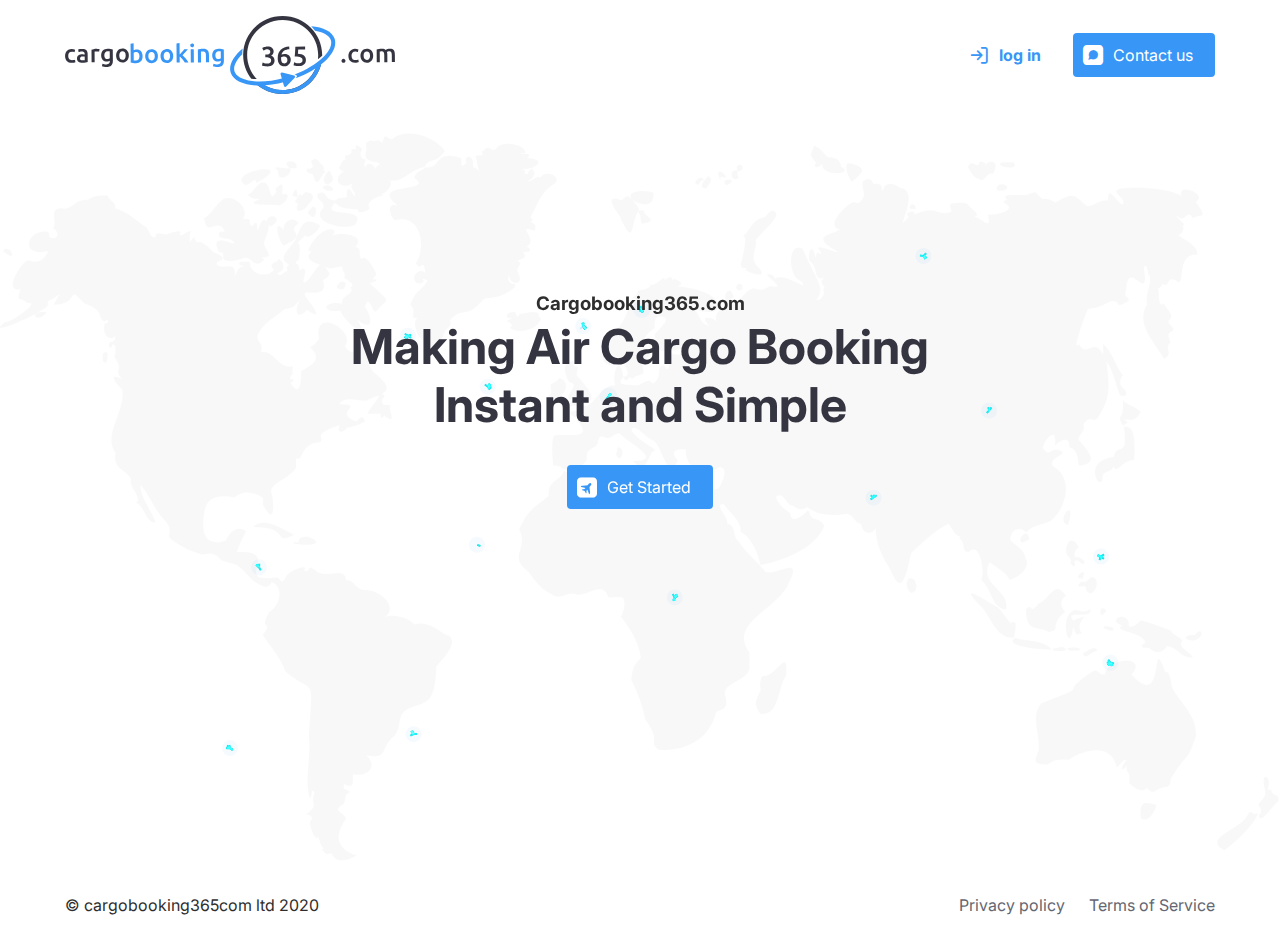
<file: index.html>
<!DOCTYPE html>
<html lang="en">

<head>
	<meta charset="UTF-8">
	<meta name="viewport" content="width=device-width, initial-scale=1.0">
	<meta http-equiv="cache-control" content="no-cache">
<meta http-equiv="expires" content="0">
	<link href="https://fonts.googleapis.com/css2?family=Inter:wght@400;600;700&display=swap" rel="stylesheet">
	<link rel="stylesheet" href="./css/nulled.css">
	<link rel="stylesheet" href="./css/style.css?v=1.01">
	<link rel="stylesheet" href="./fonts/font.css?v=1.01">
	<link rel="stylesheet" href="./css/style-all.css?v=1.01" media="print" async onload="this.media='all'">
	<title>Cargobooking365.com</title>
</head>

<body class="loading">
	<header class="header">
		<div class="container">
			<div class="content">
				<div class="header-inner">
					<a href="#" class="site-logo">
						<img src="./img/logo.svg" alt="">
					</a>
					<div class="header-cta">
						<a href="#" class="login-link c-s solid-hidden">
							<div class="icon c-c"><span class="icon-log-in"></span></div>log in
						</a>
						<button class="solid-icon contuct-us c-s">
							<div class="icon c-c"><span class="icon-message"></span></div>Contact us
						</button>
					</div>
				</div>
			</div>
		</div>
	</header>
	<section class="welcom">
		<div class="container">
			<div class="content welcom-content c-c">
				<h3 class="sub-title">Cargobooking365.com</h3>
				<h1 class="welcom-title title-color">Making Air Cargo Booking Instant and Simple</h1>
				<a href="#" class="get-started c-s solid-icon animated-icon">
					<div class="icon c-c"><span class="icon-get-started"></span></div>Get Started
				</a>

			</div>
			<div id="welcom-animation" class="welcom-animation">
			</div>
		</div>

	</section>
<footer class="footer">
	<div class="container">
		<div class="content">
			<div class="footer-links">
				<p>© cargobooking365com ltd 2020</p>
				<ul class="c-s">
					
					<li><a href="./pp.html">Privacy рolicy</a></li>
					<li><a href="./terms-of-use.html">Terms of Service</a></li>
				</ul>
			</div>
		</div>
	</div>
</footer>

	<div class="form-modal">
		<div class="modal-dialog">
			<div class="modal-content">
			<div class="container">
				<div class="content">
					<div class="form-inner">
						<div class="form-header c-e">
							<button class="close-form-button icon c-c">
								<span class="icon-close"></span>
							</button>
						</div>
						<div class="form-body">
							<h3 class="sub-title">Cargobooking365.com</h3>
							<h2 class="like-h1 title-color modal-title">We make your air cargo transport simple</h2>
							<div class="form-body-inner">
							<div class="form-content">
							<form id="form" action="submit" method="get">
								<fieldset>
									<legend class="title-color">Select one</legend> 

									<div class="fieldset-inner">
									<div class="form-radio">
										<input id="Airline" type="radio" name="answer" value="Airline" required>
										<label for="Airline">
											<div class="icon c-c"><span class="icon-airline"></span></div>
											Airline</label>
									</div>

									<div class="form-radio">
										<input id="GSSA" type="radio" name="answer" value="GSSA">
									
										<label for="GSSA">
											<div class="icon c-c"><span class="icon-globe"></span></div>
											GSSA</label>
									</div>


									<div class="form-radio">
										<input id="Freight" type="radio" name="answer" value="Freight 
										forwarder">
										<label for="Freight">
											<div class="icon c-c"><span class="icon-package"></span></div>
											Freight forwarder</label>
									</div>
		

								<div class="form-radio">
								<input id="Airport" type="radio" name="answer" value="Airport">
								<label for="Airport">
									<div class="icon c-c"><span class="icon-airport"></span></div>
									Airport</label>
							</div>

							<div class="form-radio">
								<input id="Press" type="radio" name="answer" value="Press">
								<label for="Press">
									<div class="icon c-c"><span class="icon-camera"></span></div>
									Press</label>
							</div>

						</div>
						</fieldset>

						<div class="form-input">
						<label for="name" class="inp">
							<input type="text" id="name" placeholder=" " required value="" >
							<span class="label">Full name</span>
							
						</label>
					</div>

					<div class="form-input">
						<label for="email" class="inp">
							<input type="email" id="email" placeholder=" " required value="">
							<span class="label">Business email</span>
							
						</label>
					</div>

					<div class="form-input">
						<label for="phone" class="inp">
							<input type="phone" id="phone" placeholder=" " required value="">
							<span class="label">Business phone</span>
							
						</label>
					</div>

					<div class="form-input">
						<label for="Company" class="inp">
							<input type="text" id="Company" autocomplete="false" placeholder=" " required value="">
							<span class="label">Company</span>
							
						</label>
					</div>
					<div class="form-textarea">
						<label for="message" class="inp">
							<textarea id="message" placeholder=" " name="message" rows="3" class="input-textarea" value=""></textarea>
							<span class="label">Your Message</span>
						</label>
				
				</div>
				<span class="submit-text">By submitting this form, you agree <a href="./pp.html" class="inline-link">Privacy рolicy</a></span>

				
				<button type="submit" form="form" value="Submit" class="solid-icon c-s">
					<div class="icon c-c"><span class="icon-message"></span></div>Contact us
				</button>

							</form>
						</div>


					</div>
						</div>
					</div>
				</div>
			</div>
		</div>
		</div>
	</div>


<div class="cookies-outer"></div>
	<script src="./js/canvas.js"></script>
	<script async src="./js/script.js"></script>
	<script async src="./js/cookies.js"></script>
</body>

</html>
</file>
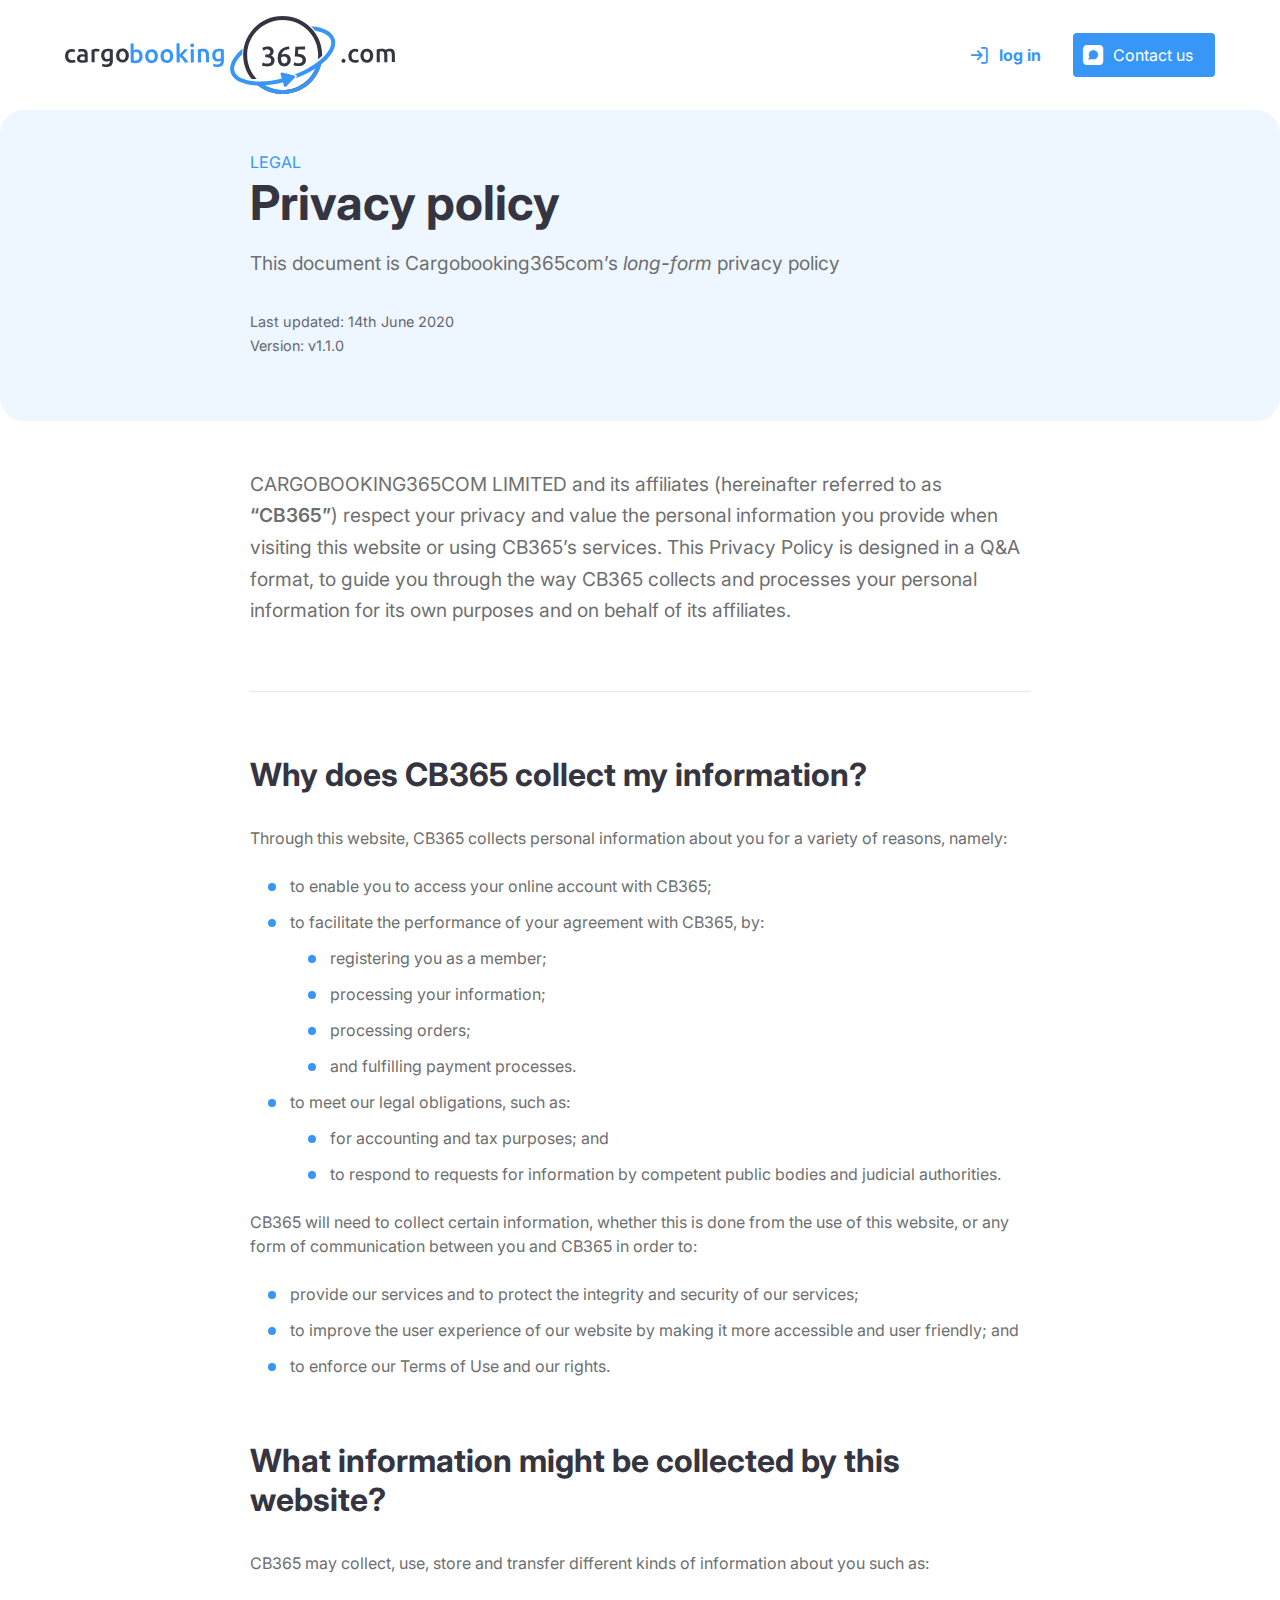
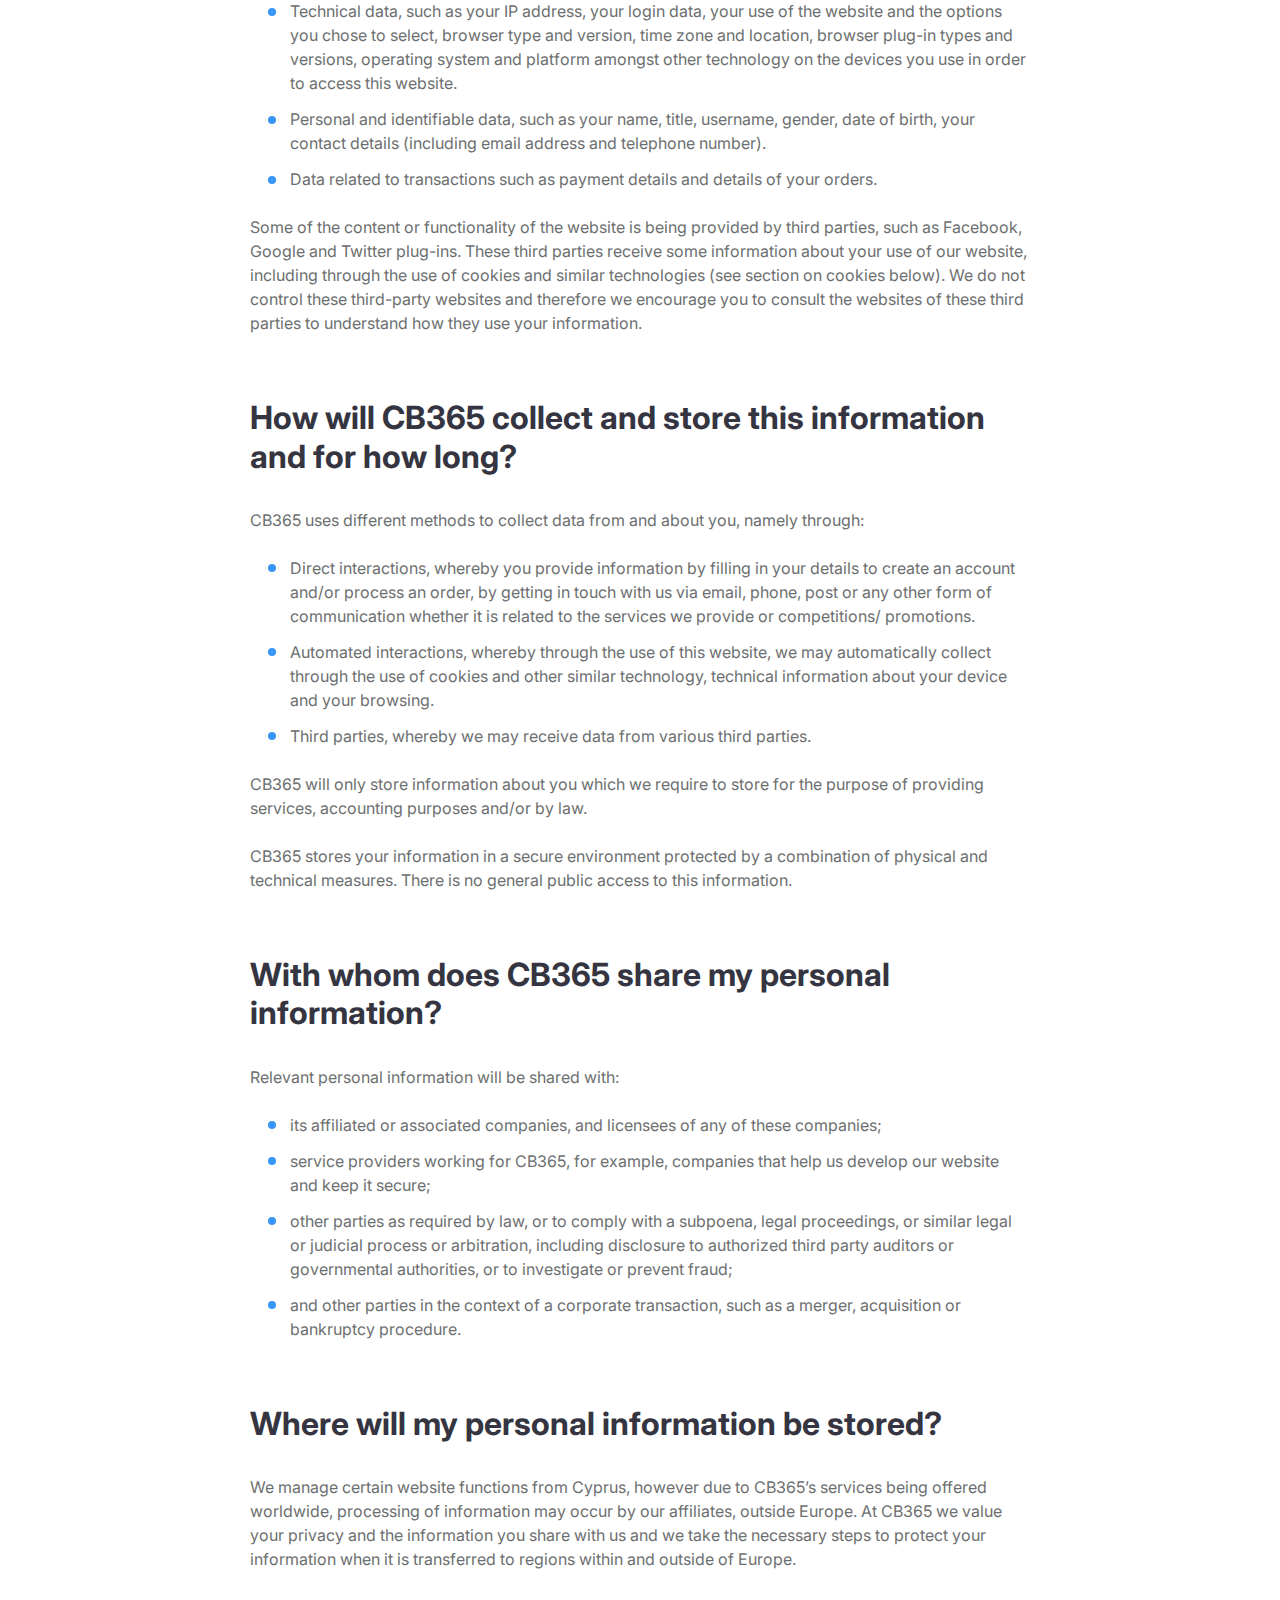
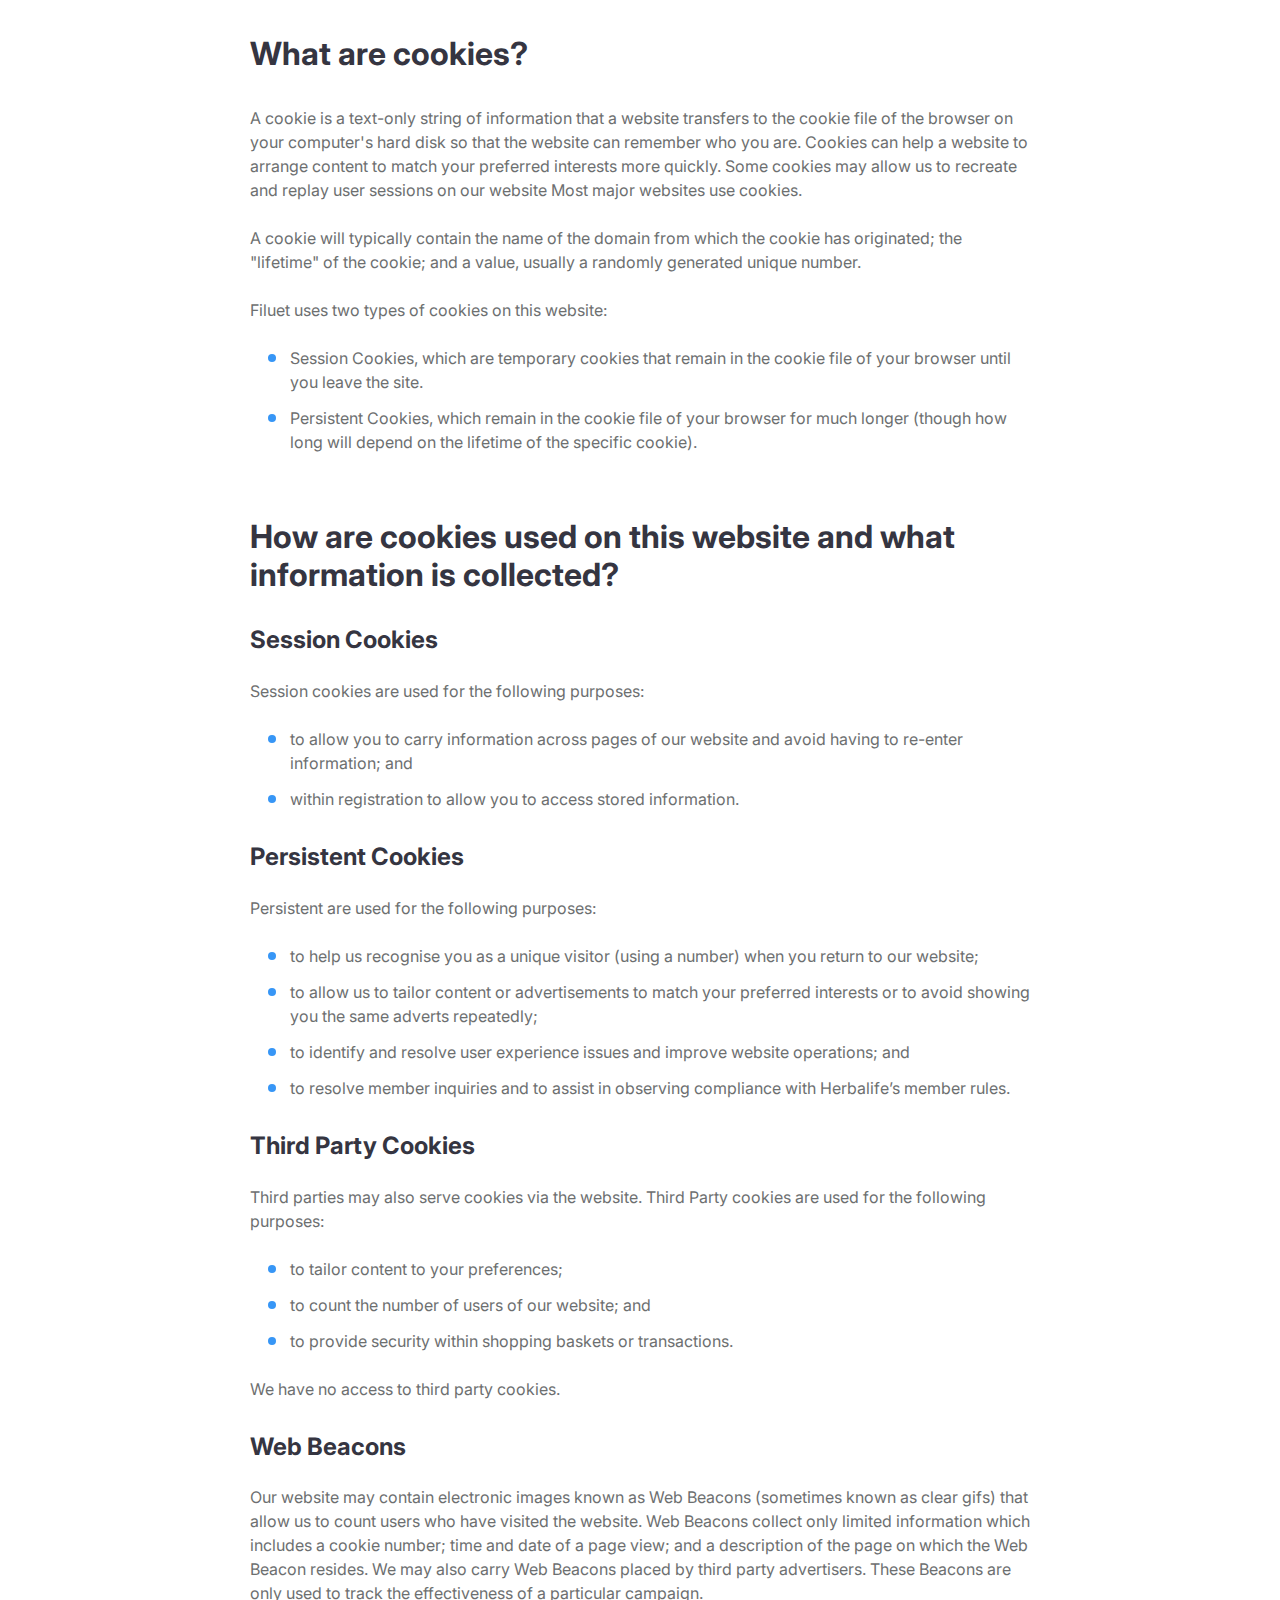
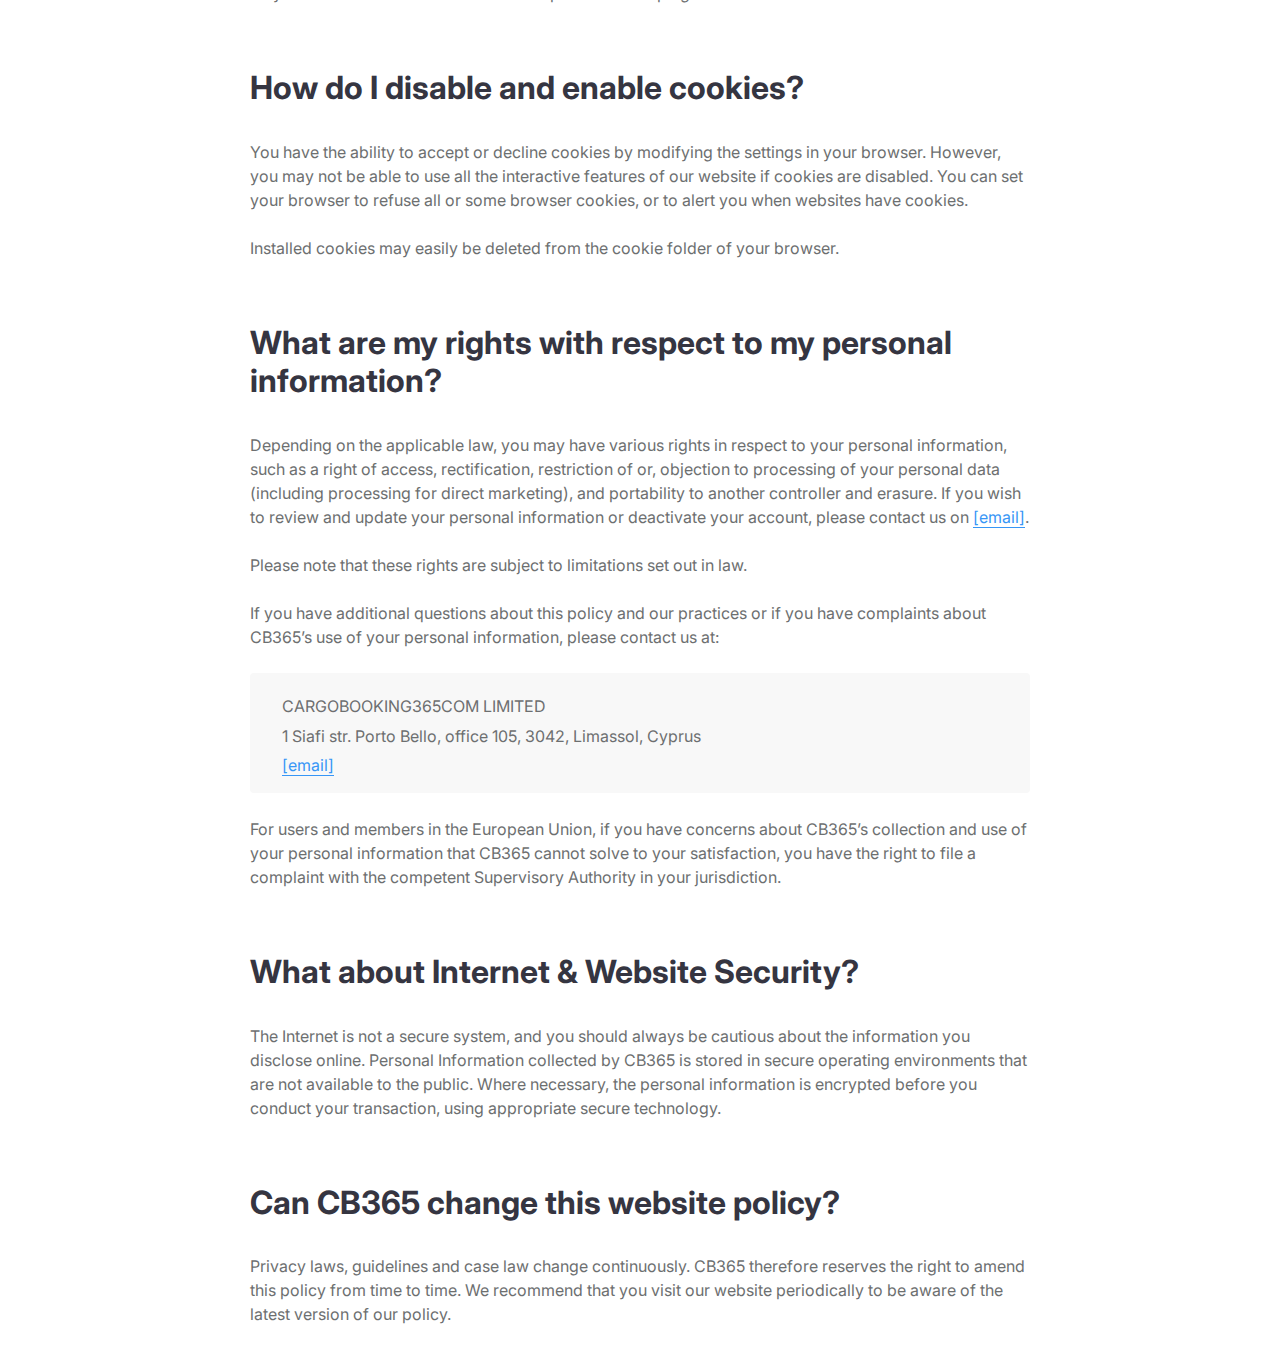
<file: pp.html>
<!DOCTYPE html>
<html lang="en">

<head>
	<meta charset="UTF-8">
	<meta name="viewport" content="width=device-width, initial-scale=1.0">
	<meta http-equiv="cache-control" content="no-cache">
<meta http-equiv="expires" content="0">
	<link href="https://fonts.googleapis.com/css2?family=Inter:wght@400;600;700&display=swap" rel="stylesheet">
	<link rel="stylesheet" href="./css/nulled.css">
	<link rel="stylesheet" href="./css/style.css?v=1.01">
	<link rel="stylesheet" href="./fonts/font.css?v=1.01">
	<link rel="stylesheet" href="./css/style-all.css?v=1.01" media="print" async onload="this.media='all'">
	<title>Privacy рolicy</title>
</head>

<body class="loading">
	<header class="header">
		<div class="container">
			<div class="content">
				<div class="header-inner">
					<a href="./index.html" class="site-logo">
						<img src="./img/logo.svg" alt="">
					</a>
					<div class="header-cta">
						<a href="#" class="login-link c-s solid-hidden">
							<div class="icon c-c"><span class="icon-log-in"></span></div>log in
						</a>
						<button class="solid-icon contuct-us c-s">
							<div class="icon c-c"><span class="icon-message"></span></div>Contact us
						</button>
					</div>
				</div>
			</div>
		</div>
	</header>

	<section class="pp-hero">
		<div class="container">
			<div class="content">
				<div class="pp-inner">
					<div class="upper-subtitle">legal</div>
					<h1 class="title-color pp-title">Privacy рolicy</h1>
					<p class="description">This document is Cargobooking365com’s <i>long-form</i> privacy policy</p>

					<p class="small-descr updated">Last updated: 14th June 2020</p>
					<p class="small-descr version">Version: v1.1.0</p>
				</div>
			</div>
		</div>
	</section>
	<div class="pp-inner">
		<p class="description ">CARGOBOOKING365COM LIMITED and its affiliates (hereinafter referred to as <strong>“CB365”</strong>) respect your privacy and value the personal information you provide when visiting this website or using CB365’s services. This Privacy Policy is designed in a Q&A format, to guide you through the way CB365 collects and processes your personal information for its own purposes and on behalf of its affiliates. </p>
		<hr>
		<h2>Why does CB365 collect my information?</h2>
		<p>Through this website, CB365 collects personal information about you for a variety of reasons, namely:</p>

	<ul>
		<li>to enable you to access your online account with CB365;</li>
		<li>to facilitate the performance of your agreement with CB365, by:</li>
			<ul>
				<li>registering you as a member;</li>
				<li>processing your information;</li>
				<li>processing orders;</li>
				<li>and fulfilling payment processes.</li>
			</ul>
			<li>to meet our legal obligations, such as:</li>
			<ul>
				<li>for accounting and tax purposes; and</li>
				<li>to respond to requests for information by competent public bodies and judicial authorities.</li>
			</ul>
	</ul>
<p>CB365 will need to collect certain information, whether this is done from the use of this website, or any form of communication between you and CB365 in order to:</p>
<ul>
	<li>provide our services and to protect the integrity and security of our services;</li>
	<li>to improve the user experience of our website by making it more accessible and user friendly; and</li>
	<li>to enforce our Terms of Use and our rights.</li>
</ul>

<h2>What information might be collected by this website?</h2>
<p>CB365 may collect, use, store and transfer different kinds of information about you such as:</p>
<ul>
	<li>Technical data, such as your IP address, your login data, your use of the website and the options you chose to select, browser type and version, time zone and location, browser plug-in types and versions, operating system and platform amongst other technology on the devices you use in order to access this website.</li>
	<li>Personal and identifiable data, such as your name, title, username, gender, date of birth, your contact details (including email address and telephone number).</li>
	<li>Data related to transactions such as payment details and details of your orders. </li>
</ul>
<p>Some of the content or functionality of the website is being provided by third parties, such as Facebook, Google and Twitter plug-ins. These third parties receive some information about your use of our website, including through the use of cookies and similar technologies (see section on cookies below). We do not control these third-party websites and therefore we encourage you to consult the websites of these third parties to understand how they use your information.</p>

<h2>How will CB365 collect and store this information and for how long?</h2>
<p>CB365 uses different methods to collect data from and about you, namely through:</p>
<ul>
	<li>Direct interactions, whereby you provide information by filling in your details to create an account and/or process an order, by getting in touch with us via email, phone, post or any other form of communication whether it is related to the services we provide or competitions/ promotions. </li>
	<li>Automated interactions, whereby through the use of this website, we may automatically collect through the use of cookies and other similar technology, technical information about your device and your browsing.</li>
	<li>Third parties, whereby we may receive data from various third parties.</li>
</ul>
<p>CB365 will only store information about you which we require to store for the purpose of providing services, accounting purposes and/or by law. </p>
<p>CB365 stores your information in a secure environment protected by a combination of physical and technical measures. There is no general public access to this information. </p>

<h2>With whom does CB365 share my personal information?</h2>
<p>Relevant personal information will be shared with:</p>
<ul>
	<li>its affiliated or associated companies, and licensees of any of these companies;</li>
	<li>service providers working for CB365, for example, companies that help us develop our website and keep it secure;</li>
	<li>other parties as required by law, or to comply with a subpoena, legal proceedings, or similar legal or judicial process or arbitration, including disclosure to authorized third party auditors or governmental authorities, or to investigate or prevent fraud;</li>
	<li>and other parties in the context of a corporate transaction, such as a merger, acquisition or bankruptcy procedure.</li>
</ul>
<h2>Where will my personal information be stored? </h2>
<p>We manage certain website functions from Cyprus, however due to CB365’s services being offered worldwide, processing of information may occur by our affiliates, outside Europe. At CB365  we value your privacy and the information you share with us and we take the necessary steps to protect your information when it is transferred to regions within and outside of Europe. </p>
<h2>What are cookies?</h2>
<p>A cookie is a text-only string of information that a website transfers to the cookie file of the browser on your computer's hard disk so that the website can remember who you are. Cookies can help a website to arrange content to match your preferred interests more quickly. Some cookies may allow us to recreate and replay user sessions on our website Most major websites use cookies.</p>
<p>A cookie will typically contain the name of the domain from which the cookie has originated; the "lifetime" of the cookie; and a value, usually a randomly generated unique number. </p>
<p>Filuet uses two types of cookies on this website: </p>
<ul>
	<li>Session Cookies, which are temporary cookies that remain in the cookie file of your browser until you leave the site.</li>
	<li>Persistent Cookies, which remain in the cookie file of your browser for much longer (though how long will depend on the lifetime of the specific cookie).</li>
</ul>

<h2>How are cookies used on this website and what information is collected? </h2>
<h3>Session Cookies</h3>
<p>Session cookies are used for the following purposes: </p>
<ul>
	<li>to allow you to carry information across pages of our website and avoid having to re-enter information; and </li>
	<li>within registration to allow you to access stored information. </li>
</ul>
<h3>Persistent Cookies</h3>
<p>Persistent are used for the following purposes:</p>
<ul>
	<li>to help us recognise you as a unique visitor (using a number) when you return to our website;</li>
	<li>to allow us to tailor content or advertisements to match your preferred interests or to avoid showing you the same adverts repeatedly;</li>
	<li>to identify and resolve user experience issues and improve website operations; and</li>
	<li>to resolve member inquiries and to assist in observing compliance with Herbalife’s member rules.</li>
</ul>
<h3>Third Party Cookies </h3>
<p>Third parties may also serve cookies via the website. Third Party cookies are used for the following purposes: </p>
<ul>
	<li>to tailor content to your preferences;</li>
	<li>to count the number of users of our website; and </li>
	<li>to provide security within shopping baskets or transactions. </li>
</ul>
<p>We have no access to third party cookies.</p>
<h3>Web Beacons </h3>
<p>Our website may contain electronic images known as Web Beacons (sometimes known as clear gifs) that allow us to count users who have visited the website. Web Beacons collect only limited information which includes a cookie number; time and date of a page view; and a description of the page on which the Web Beacon resides. We may also carry Web Beacons placed by third party advertisers. These Beacons are only used to track the effectiveness of a particular campaign. </p>

<h2>How do I disable and enable cookies?</h2>
<p>You have the ability to accept or decline cookies by modifying the settings in your browser. However, you may not be able to use all the interactive features of our website if cookies are disabled. You can set your browser to refuse all or some browser cookies, or to alert you when websites have cookies.</p>
<p>Installed cookies may easily be deleted from the cookie folder of your browser.</p>

<h2>What are my rights with respect to my personal information?</h2>
<p>Depending on the applicable law, you may have various rights in respect to your personal information, such as a right of access, rectification, restriction of or, objection to processing of your personal data (including processing for direct marketing), and portability to another controller and erasure. If you wish to review and update your personal information or deactivate your account, please contact us on <a href="" class="inline-link">[email]</a>.</p>
<p>Please note that these rights are subject to limitations set out in law.</p>
<p>If you have additional questions about this policy and our practices or if you have complaints about CB365’s use of your personal information, please contact us at:</p>
<address>
	<p>CARGOBOOKING365COM LIMITED</p>
	<p>1 Siafi str. Porto Bello, office 105, 3042, Limassol, Cyprus</p>
	<a href="" class="inline-link">[email]</a>
</address>
<p>For users and members in the European Union, if you have concerns about CB365’s collection and use of your personal information that CB365 cannot solve to your satisfaction, you have the right to file a complaint with the competent Supervisory Authority in your jurisdiction.</p>

<h2>What about Internet & Website Security?</h2>
<p>The Internet is not a secure system, and you should always be cautious about the information you disclose online. Personal Information collected by CB365 is stored in secure operating environments that are not available to the public. Where necessary, the personal information is encrypted before you conduct your transaction, using appropriate secure technology.</p>
<h2>Can CB365 change this website policy?</h2>
<p>Privacy laws, guidelines and case law change continuously. CB365 therefore reserves the right to amend this policy from time to time. We recommend that you visit our website periodically to be aware of the latest version of our policy.</p>


</div>


	<div class="form-modal">
		<div class="modal-dialog">
			<div class="modal-content">
			<div class="container">
				<div class="content">
					<div class="form-inner">
						<div class="form-header c-e">
							<button class="close-form-button icon c-c">
								<span class="icon-close"></span>
							</button>
						</div>
						<div class="form-body">
							<h3 class="sub-title">Cargobooking365.com</h3>
							<h2 class="like-h1 title-color modal-title">We make your air cargo transport simple</h2>
							<div class="form-body-inner">
							<div class="form-content">
							<form id="form" action="submit" method="get">
								<fieldset>
									<legend class="title-color">Select one</legend> 

									<div class="fieldset-inner">
									<div class="form-radio">
										<input id="Airline" type="radio" name="answer" value="Airline" required>
										<label for="Airline">
											<div class="icon c-c"><span class="icon-airline"></span></div>
											Airline</label>
									</div>

									<div class="form-radio">
										<input id="GSSA" type="radio" name="answer" value="GSSA">
									
										<label for="GSSA">
											<div class="icon c-c"><span class="icon-globe"></span></div>
											GSSA</label>
									</div>


									<div class="form-radio">
										<input id="Freight" type="radio" name="answer" value="Freight 
										forwarder">
										<label for="Freight">
											<div class="icon c-c"><span class="icon-package"></span></div>
											Freight forwarder</label>
									</div>
		

								<div class="form-radio">
								<input id="Airport" type="radio" name="answer" value="Airport">
								<label for="Airport">
									<div class="icon c-c"><span class="icon-airport"></span></div>
									Airport</label>
							</div>

							<div class="form-radio">
								<input id="Press" type="radio" name="answer" value="Press">
								<label for="Press">
									<div class="icon c-c"><span class="icon-camera"></span></div>
									Press</label>
							</div>

						</div>
						</fieldset>

						<div class="form-input">
						<label for="name" class="inp">
							<input type="text" id="name" placeholder=" " required value="" >
							<span class="label">Full name</span>
							
						</label>
					</div>

					<div class="form-input">
						<label for="email" class="inp">
							<input type="email" id="email" placeholder=" " required value="">
							<span class="label">Business email</span>
							
						</label>
					</div>

					<div class="form-input">
						<label for="phone" class="inp">
							<input type="phone" id="phone" placeholder=" " required value="">
							<span class="label">Business phone</span>
							
						</label>
					</div>

					<div class="form-input">
						<label for="Company" class="inp">
							<input type="text" id="Company" autocomplete="false" placeholder=" " required value="">
							<span class="label">Company</span>
							
						</label>
					</div>
					<div class="form-textarea">
						<label for="message" class="inp">
							<textarea id="message" placeholder=" " name="message" rows="3" class="input-textarea" value=""></textarea>
							<span class="label">Your Message</span>
						</label>
				
				</div>
				<span class="submit-text">By submitting this form, you agree <a href="/pp.html" class="inline-link">Privacy рolicy</a></span>

				
				<button type="submit" form="form" value="Submit" class="solid-icon c-s">
					<div class="icon c-c"><span class="icon-message"></span></div>Contact us
				</button>

							</form>
						</div>


					</div>
						</div>
					</div>
				</div>
			</div>
		</div>
		</div>
	</div>


<div class="cookies-outer"></div>
	<script src="./js/canvas.js"></script>
	<script async src="./js/script.js"></script>
	<script async src="./js/cookies.js"></script>
</body>

</html>
</file>
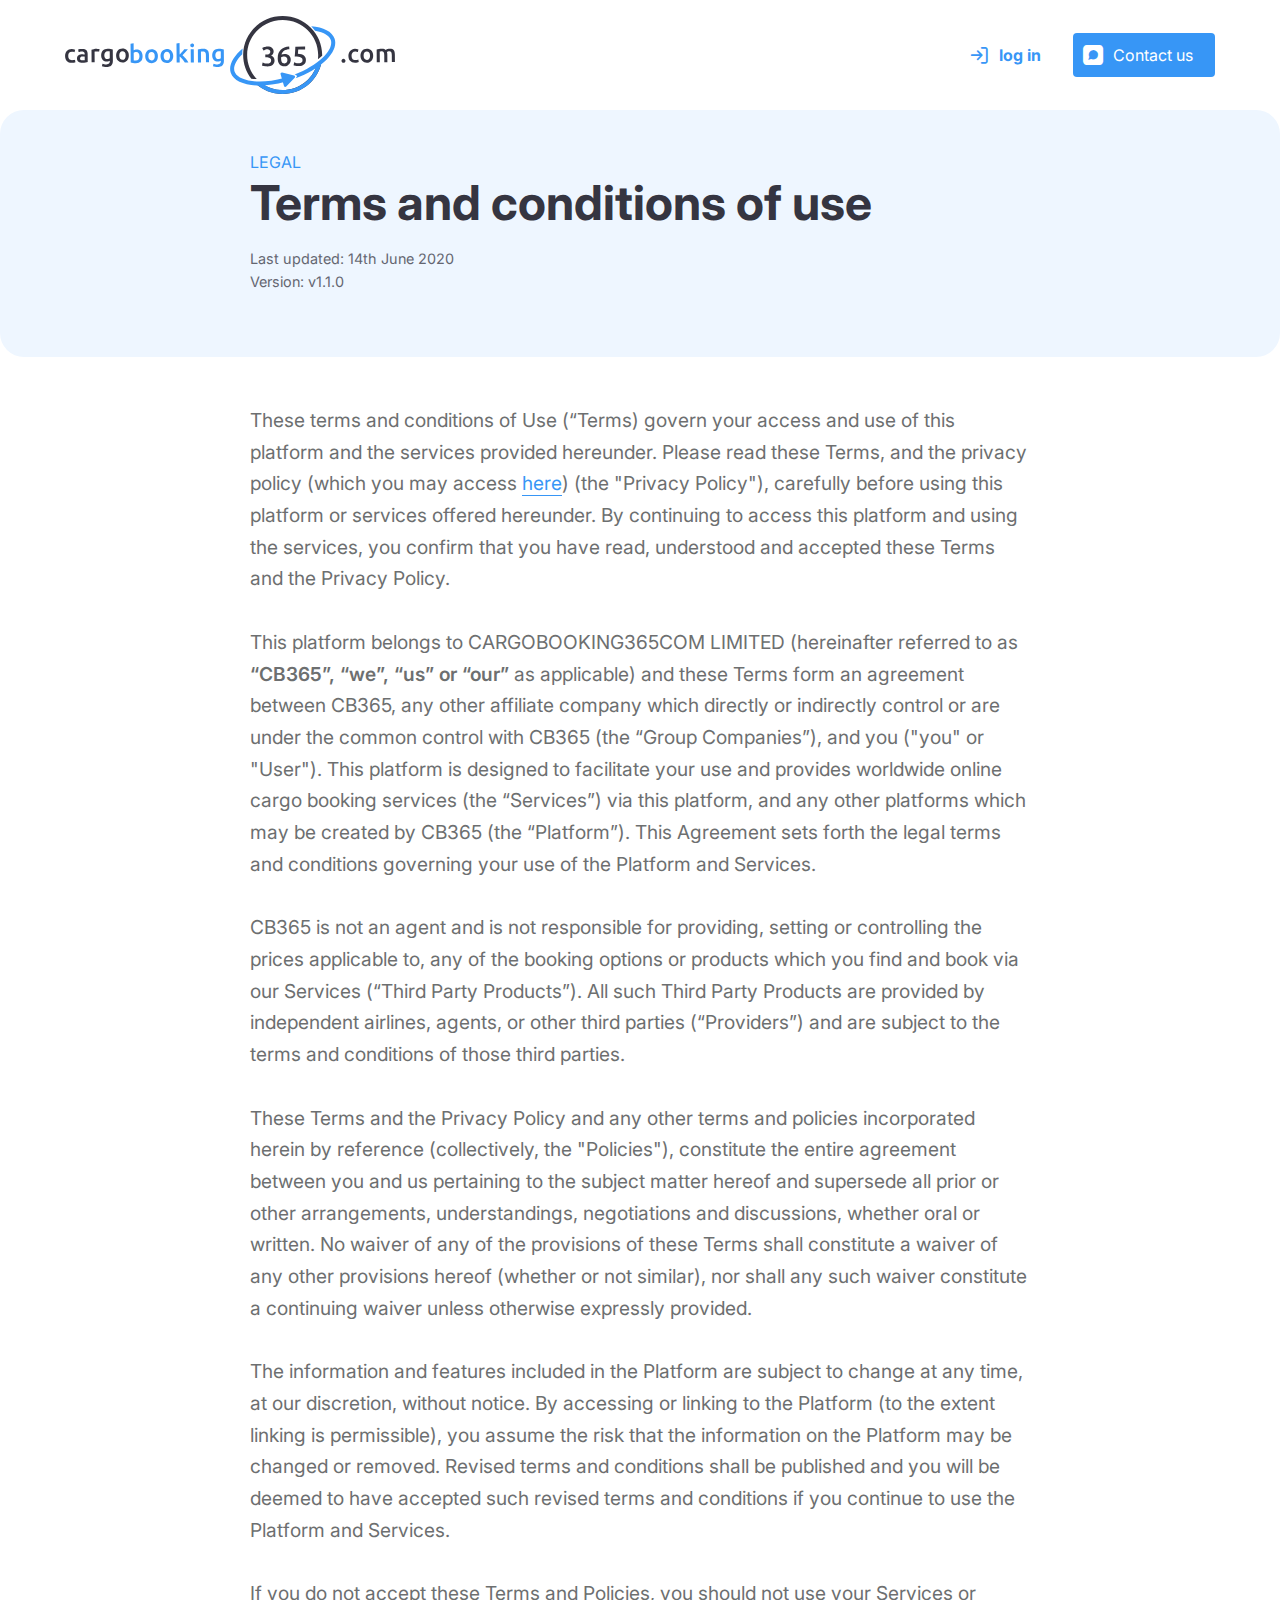
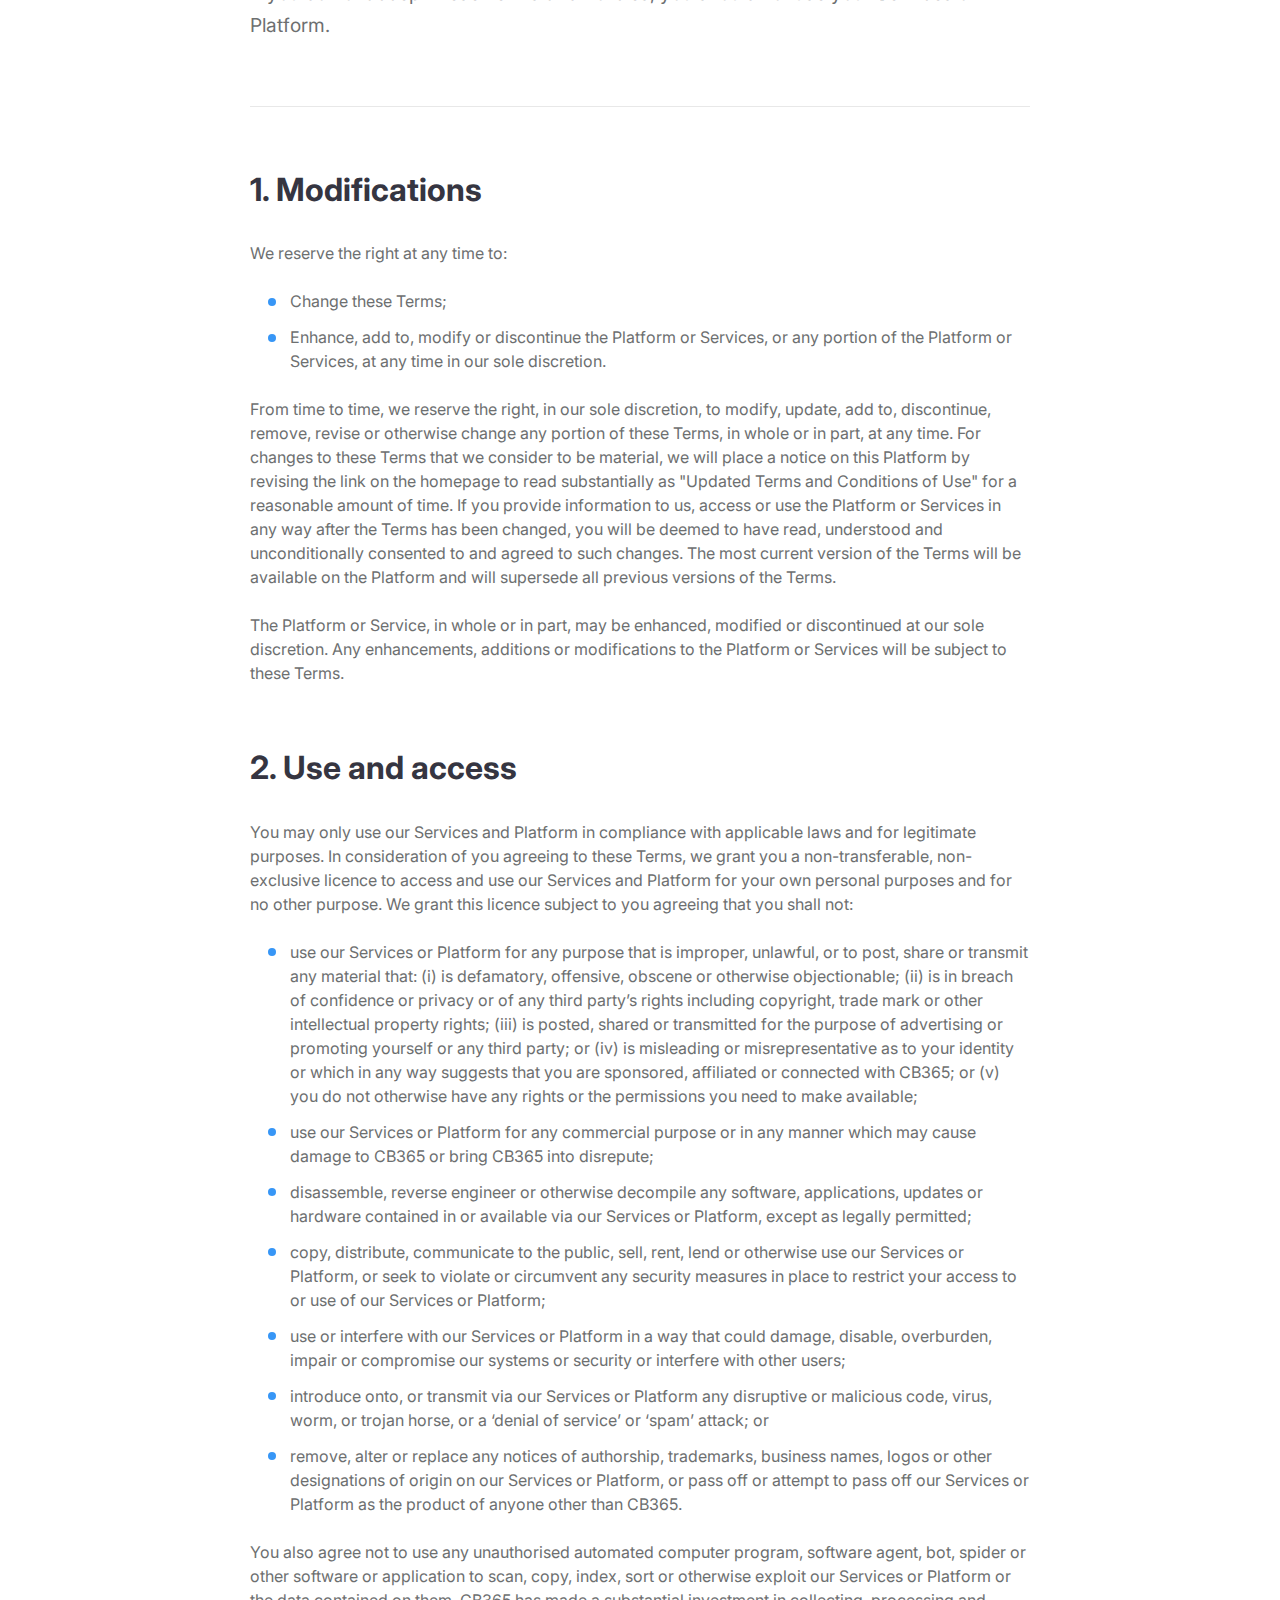
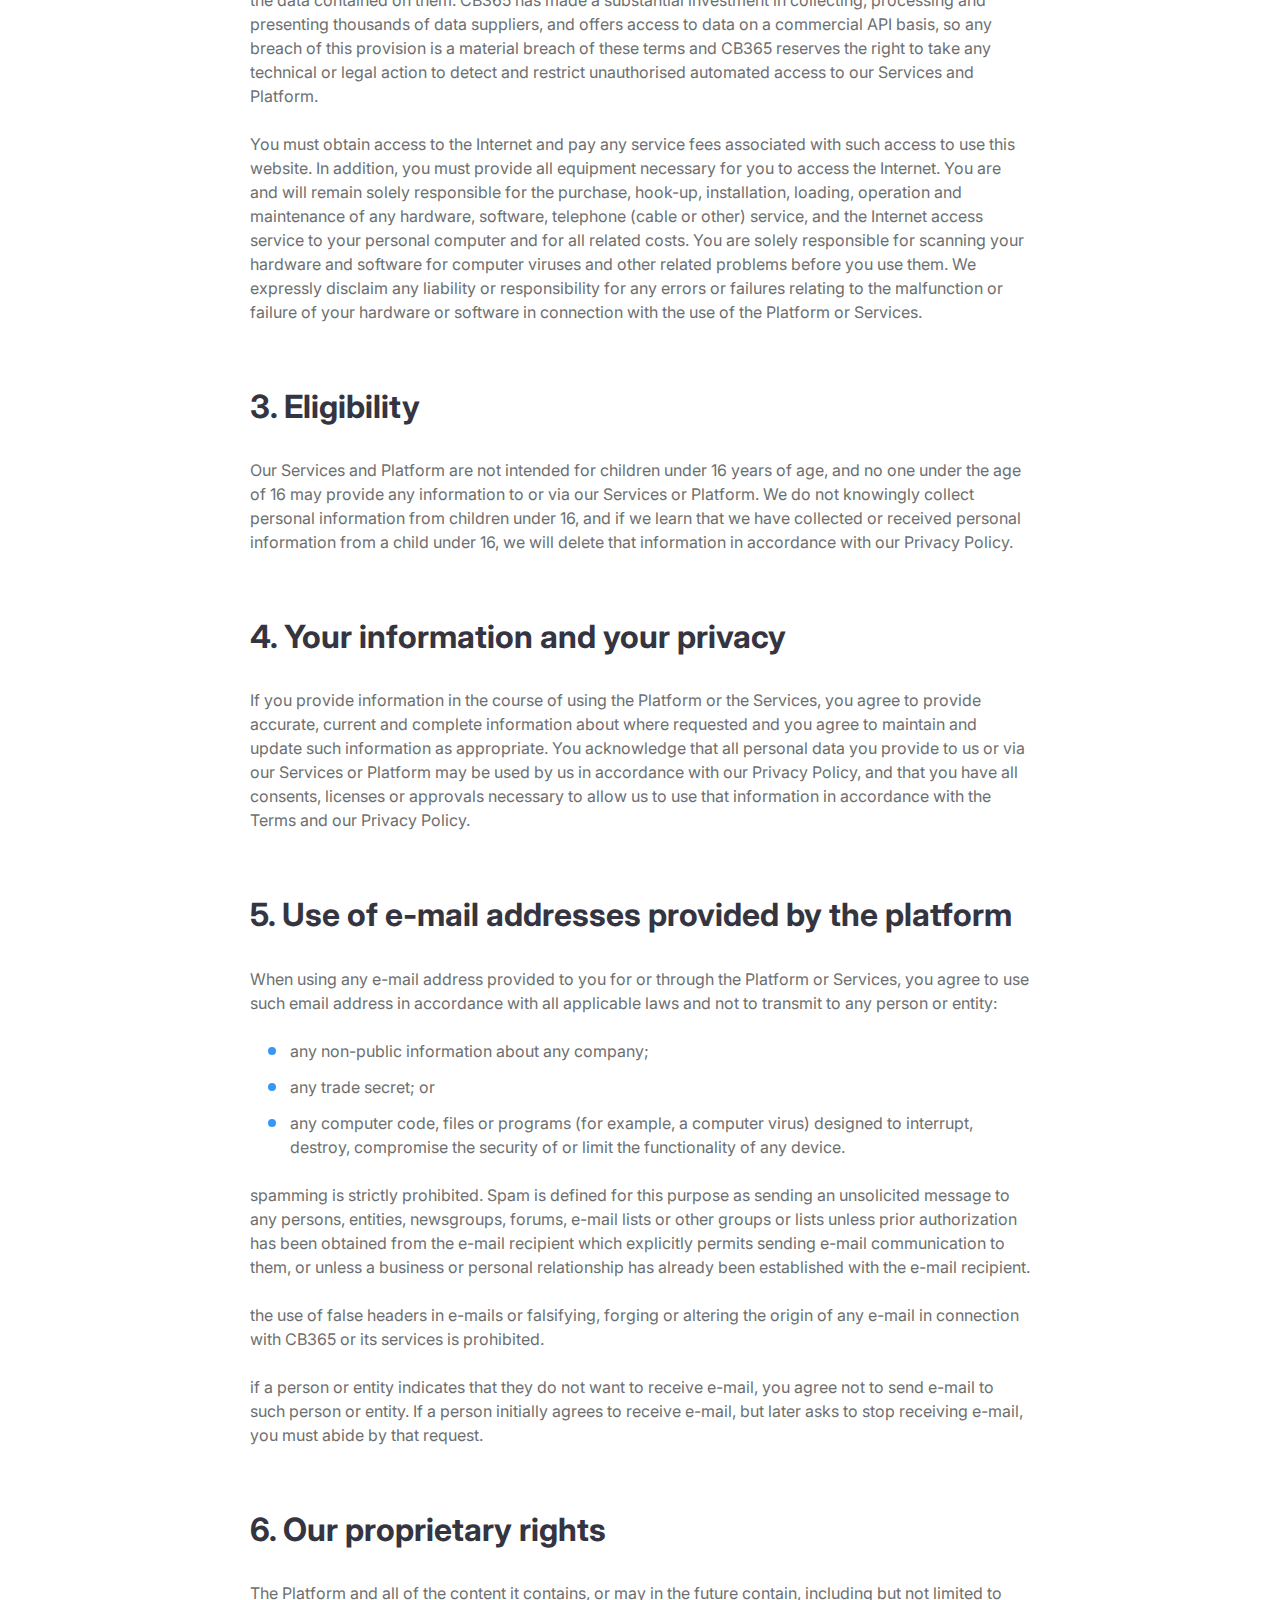
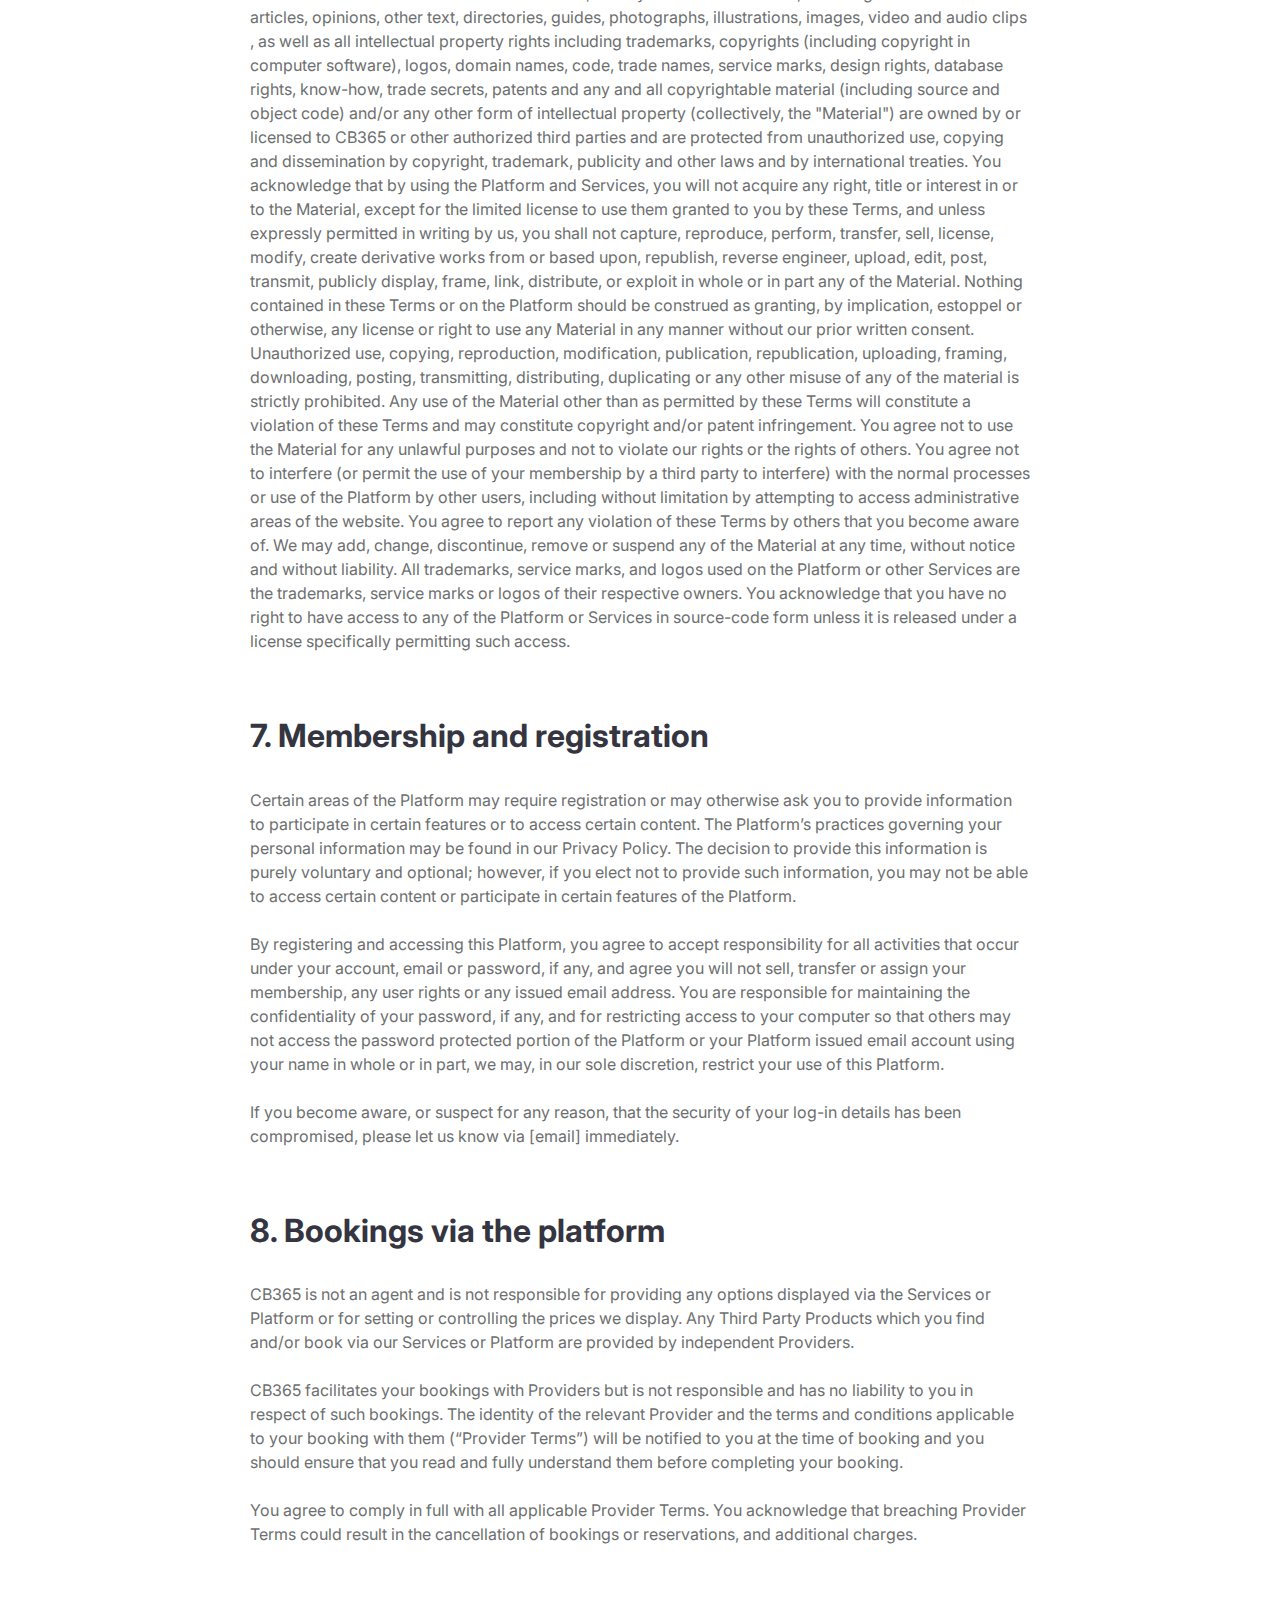
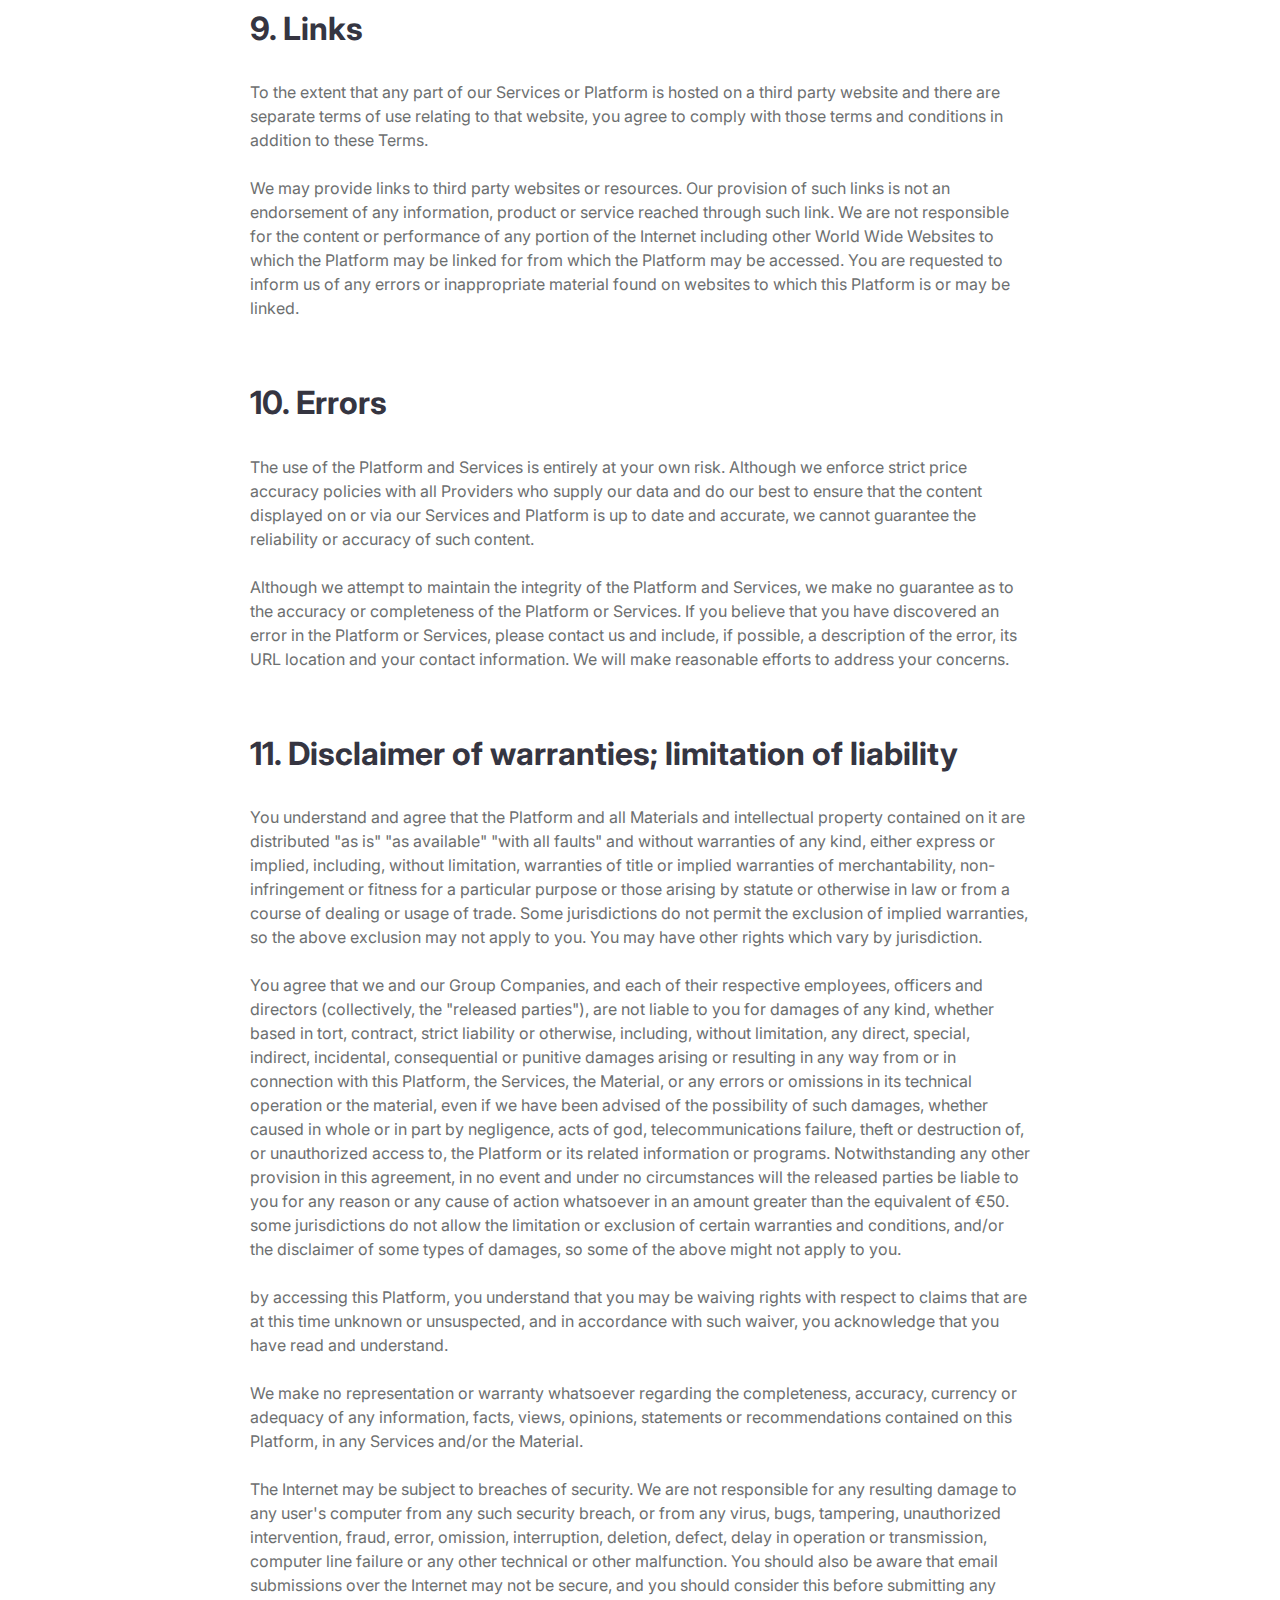
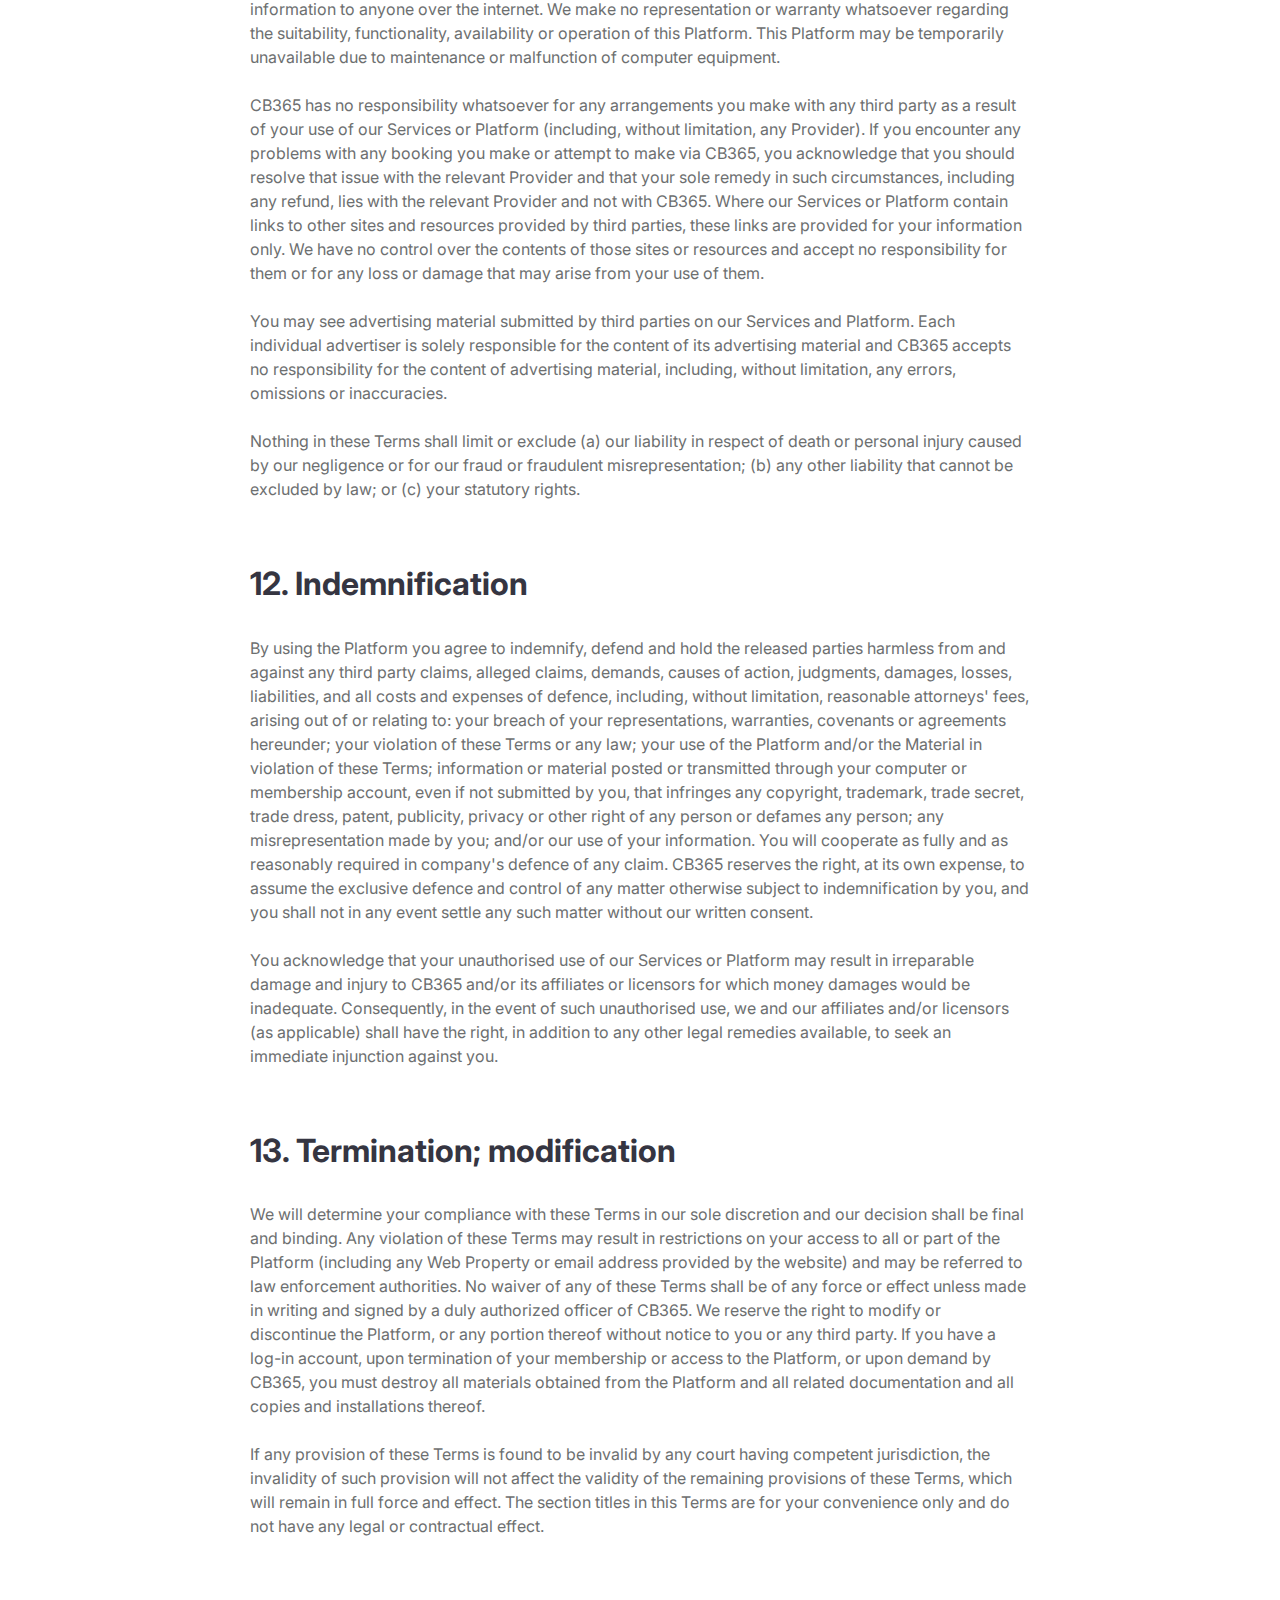
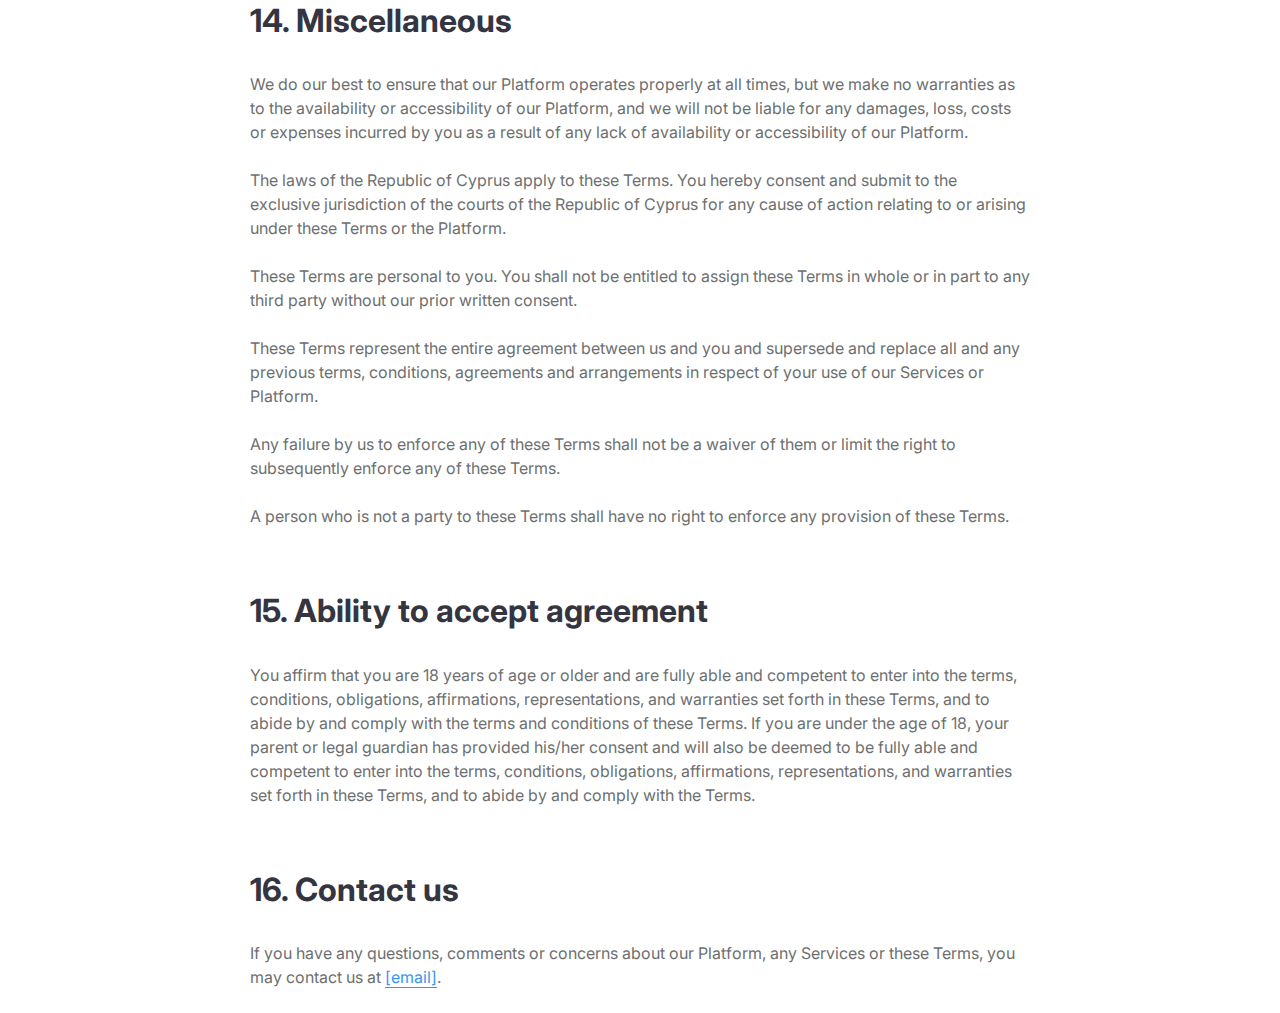
<file: terms-of-use.html>
<!DOCTYPE html>
<html lang="en">

<head>
	<meta charset="UTF-8">
	<meta name="viewport" content="width=device-width, initial-scale=1.0">
	<meta http-equiv="cache-control" content="no-cache">
<meta http-equiv="expires" content="0">
	<link href="https://fonts.googleapis.com/css2?family=Inter:wght@400;600;700&display=swap" rel="stylesheet">
	<link rel="stylesheet" href="./css/nulled.css">
	<link rel="stylesheet" href="./css/style.css?v=1.01">
	<link rel="stylesheet" href="./fonts/font.css?v=1.01">
	<link rel="stylesheet" href="./css/style-all.css?v=1.01" media="print" async onload="this.media='all'">
	<title>Terms and conditions of use</title>
</head>

<body class="loading">
	<header class="header">
		<div class="container">
			<div class="content">
				<div class="header-inner">
					<a href="./index.html" class="site-logo">
						<img src="./img/logo.svg" alt="">
					</a>
					<div class="header-cta">
						<a href="#" class="login-link c-s solid-hidden">
							<div class="icon c-c"><span class="icon-log-in"></span></div>log in
						</a>
						<button class="solid-icon contuct-us c-s">
							<div class="icon c-c"><span class="icon-message"></span></div>Contact us
						</button>
					</div>
				</div>
			</div>
		</div>
	</header>

	<section class="pp-hero">
		<div class="container">
			<div class="content">
				<div class="pp-inner">
					<div class="upper-subtitle">legal</div>
					<h1 class="title-color pp-title">Terms and conditions of use</h1>

					<p class="small-descr updated">Last updated: 14th June 2020</p>
					<p class="small-descr version">Version: v1.1.0</p>
				</div>
			</div>
		</div>
	</section>
	<div class="pp-inner">
		<p class="description">These terms and conditions of Use (“Terms) govern your access and use of this platform and the services provided hereunder. Please read these Terms, and the privacy policy (which you may access <a href="./pp.html" class="inline-link">here</a>) (the "Privacy Policy"), carefully before using this platform or services offered hereunder. By continuing to access this platform and using the services, you confirm that you have read, understood and accepted these Terms and the Privacy Policy.</p>
		<p class="description">This platform belongs to CARGOBOOKING365COM LIMITED (hereinafter referred to as <strong>“CB365”, “we”, “us” or “our”</strong> as applicable) and these Terms form an agreement between CB365, any other affiliate company which directly or indirectly control or are under the common control with CB365 (the “Group Companies”), and you ("you" or "User"). This platform is designed to facilitate your use and provides worldwide online cargo booking services (the “Services”) via this platform, and any other platforms which may be created by CB365 (the “Platform”). This Agreement sets forth the legal terms and conditions governing your use of the Platform and Services.</p>
		<p class="description">CB365 is not an agent and is not responsible for providing, setting or controlling the prices applicable to, any of the booking options or products which you find and book via our Services (“Third Party Products”). All such Third Party Products are provided by independent airlines, agents, or other third parties (“Providers”) and are subject to the terms and conditions of those third parties.</p>
		<p class="description">These Terms and the Privacy Policy and any other terms and policies incorporated herein by reference (collectively, the "Policies"), constitute the entire agreement between you and us pertaining to the subject matter hereof and supersede all prior or other arrangements, understandings, negotiations and discussions, whether oral or written. No waiver of any of the provisions of these Terms shall constitute a waiver of any other provisions hereof (whether or not similar), nor shall any such waiver constitute a continuing waiver unless otherwise expressly provided.</p>
		<p class="description">The information and features included in the Platform are subject to change at any time, at our discretion, without notice. By accessing or linking to the Platform (to the extent linking is permissible), you assume the risk that the information on the Platform may be changed or removed. Revised terms and conditions shall be published and you will be deemed to have accepted such revised terms and conditions if you continue to use the Platform and Services.</p>
		<p class="description">If you do not accept these Terms and Policies, you should not use your Services or Platform.</p>
		<hr>
		<h2>1. Modifications</h2>
		<p>We reserve the right at any time to:</p>

	<ul>
		<li>Change these Terms; </li>
		<li>Enhance, add to, modify or discontinue the Platform or Services, or any portion of the Platform or Services, at any time in our sole discretion.</li>
	</ul>
<p>From time to time, we reserve the right, in our sole discretion, to modify, update, add to, discontinue, remove, revise or otherwise change any portion of these Terms, in whole or in part, at any time. For changes to these Terms that we consider to be material, we will place a notice on this Platform by revising the link on the homepage to read substantially as "Updated Terms and Conditions of Use" for a reasonable amount of time. If you provide information to us, access or use the Platform or Services in any way after the Terms has been changed, you will be deemed to have read, understood and unconditionally consented to and agreed to such changes. The most current version of the Terms will be available on the Platform and will supersede all previous versions of the Terms.</p>

<p>The Platform or Service, in whole or in part, may be enhanced, modified or discontinued at our sole discretion. Any enhancements, additions or modifications to the Platform or Services will be subject to these Terms.</p>

<h2>2. Use and access</h2>
<p>You may only use our Services and Platform in compliance with applicable laws and for legitimate purposes. In consideration of you agreeing to these Terms, we grant you a non-transferable, non-exclusive licence to access and use our Services and Platform for your own personal purposes and for no other purpose. We grant this licence subject to you agreeing that you shall not:</p>
<ul>
	<li>use our Services or Platform for any purpose that is improper, unlawful, or to post, share or transmit any material that: (i) is defamatory, offensive, obscene or otherwise objectionable; (ii) is in breach of confidence or privacy or of any third party’s rights including copyright, trade mark or other intellectual property rights; (iii) is posted, shared or transmitted for the purpose of advertising or promoting yourself or any third party; or (iv) is misleading or misrepresentative as to your identity or which in any way suggests that you are sponsored, affiliated or connected with CB365; or (v) you do not otherwise have any rights or the permissions you need to make available;</li>
	<li>use our Services or Platform for any commercial purpose or in any manner which may cause damage to CB365 or bring CB365 into disrepute;</li>
	<li>disassemble, reverse engineer or otherwise decompile any software, applications, updates or hardware contained in or available via our Services or Platform, except as legally permitted;</li>
	<li>copy, distribute, communicate to the public, sell, rent, lend or otherwise use our Services or Platform, or seek to violate or circumvent any security measures in place to restrict your access to or use of our Services or Platform;</li>
	<li>use or interfere with our Services or Platform in a way that could damage, disable, overburden, impair or compromise our systems or security or interfere with other users;</li>
	<li>introduce onto, or transmit via our Services or Platform any disruptive or malicious code, virus, worm, or trojan horse, or a ‘denial of service’ or ‘spam’ attack; or</li>
	<li>remove, alter or replace any notices of authorship, trademarks, business names, logos or other designations of origin on our Services or Platform, or pass off or attempt to pass off our Services or Platform as the product of anyone other than CB365.</li>
</ul>
<p>You also agree not to use any unauthorised automated computer program, software agent, bot, spider or other software or application to scan, copy, index, sort or otherwise exploit our Services or Platform or the data contained on them. CB365 has made a substantial investment in collecting, processing and presenting thousands of data suppliers, and offers access to data on a commercial API basis, so any breach of this provision is a material breach of these terms and CB365 reserves the right to take any technical or legal action to detect and restrict unauthorised automated access to our Services and Platform.</p>
<p>You must obtain access to the Internet and pay any service fees associated with such access to use this website. In addition, you must provide all equipment necessary for you to access the Internet. You are and will remain solely responsible for the purchase, hook-up, installation, loading, operation and maintenance of any hardware, software, telephone (cable or other) service, and the Internet access service to your personal computer and for all related costs. You are solely responsible for scanning your hardware and software for computer viruses and other related problems before you use them. We expressly disclaim any liability or responsibility for any errors or failures relating to the malfunction or failure of your hardware or software in connection with the use of the Platform or Services.</p>

<h2>3. Eligibility</h2>
<p>Our Services and Platform are not intended for children under 16 years of age, and no one under the age of 16 may provide any information to or via our Services or Platform. We do not knowingly collect personal information from children under 16, and if we learn that we have collected or received personal information from a child under 16, we will delete that information in accordance with our Privacy Policy.</p>

<h2>4. Your information and your privacy</h2>
<p>If you provide information in the course of using the Platform or the Services, you agree to provide accurate, current and complete information about where requested and you agree to maintain and update such information as appropriate.  You acknowledge that all personal data you provide to us or via our Services or Platform may be used by us in accordance with our Privacy Policy, and that you have all consents, licenses or approvals necessary to allow us to use that information in accordance with the Terms and our Privacy Policy. </p>

<h2>5. Use of e-mail addresses provided by the platform</h2>
<p>When using any e-mail address provided to you for or through the Platform or Services, you agree to use such email address in accordance with all applicable laws and not to transmit to any person or entity:</p>
<ul>
	<li>any non-public information about any company; </li>
	<li>any trade secret; or </li>
	<li>any computer code, files or programs (for example, a computer virus) designed to interrupt, destroy, compromise the security of or limit the functionality of any device.</li>
</ul>
<p>spamming is strictly prohibited. Spam is defined for this purpose as sending an unsolicited message to any persons, entities, newsgroups, forums, e-mail lists or other groups or lists unless prior authorization has been obtained from the e-mail recipient which explicitly permits sending e-mail communication to them, or unless a business or personal relationship has already been established with the e-mail recipient. </p>
<p>the use of false headers in e-mails or falsifying, forging or altering the origin of any e-mail in connection with CB365 or its services is prohibited. </p>
<p>if a person or entity indicates that they do not want to receive e-mail, you agree not to send e-mail to such person or entity. If a person initially agrees to receive e-mail, but later asks to stop receiving e-mail, you must abide by that request. </p>

<h2>6. Our proprietary rights</h2>
<p>The Platform and all of the content it contains, or may in the future contain, including but not limited to articles, opinions, other text, directories, guides, photographs, illustrations, images, video and audio clips , as well as all intellectual property rights including trademarks, copyrights (including copyright in computer software), logos, domain names, code, trade names, service marks, design rights, database rights, know-how, trade secrets, patents and any and all copyrightable material (including source and object code) and/or any other form of intellectual property (collectively, the "Material") are owned by or licensed to CB365 or other authorized third parties and are protected from unauthorized use, copying and dissemination by copyright, trademark, publicity and other laws and by international treaties. You acknowledge that by using the Platform and Services, you will not acquire any right, title or interest in or to the Material, except for the limited license to use them granted to you by these Terms, and unless expressly permitted in writing by us, you shall not capture, reproduce, perform, transfer, sell, license, modify, create derivative works from or based upon, republish, reverse engineer, upload, edit, post, transmit, publicly display, frame, link, distribute, or exploit in whole or in part any of the Material. Nothing contained in these Terms or on the Platform should be construed as granting, by implication, estoppel or otherwise, any license or right to use any Material in any manner without our prior written consent. Unauthorized use, copying, reproduction, modification, publication, republication, uploading, framing, downloading, posting, transmitting, distributing, duplicating or any other misuse of any of the material is strictly prohibited. Any use of the Material other than as permitted by these Terms will constitute a violation of these Terms and may constitute copyright and/or patent infringement. You agree not to use the Material for any unlawful purposes and not to violate our rights or the rights of others. You agree not to interfere (or permit the use of your membership by a third party to interfere) with the normal processes or use of the Platform by other users, including without limitation by attempting to access administrative areas of the website. You agree to report any violation of these Terms by others that you become aware of. We may add, change, discontinue, remove or suspend any of the Material at any time, without notice and without liability. All trademarks, service marks, and logos used on the Platform or other Services are the trademarks, service marks or logos of their respective owners. You acknowledge that you have no right to have access to any of the Platform or Services in source-code form unless it is released under a license specifically permitting such access.</p>

<h2>7. Membership and registration</h2>
<p>Certain areas of the Platform may require registration or may otherwise ask you to provide information to participate in certain features or to access certain content. The Platform’s practices governing your personal information may be found in our Privacy Policy. The decision to provide this information is purely voluntary and optional; however, if you elect not to provide such information, you may not be able to access certain content or participate in certain features of the Platform. </p>
<p>By registering and accessing this Platform, you agree to accept responsibility for all activities that occur under your account, email or password, if any, and agree you will not sell, transfer or assign your membership, any user rights or any issued email address. You are responsible for maintaining the confidentiality of your password, if any, and for restricting access to your computer so that others may not access the password protected portion of the Platform or your Platform issued email account using your name in whole or in part, we may, in our sole discretion, restrict your use of this Platform. </p>
<p>If you become aware, or suspect for any reason, that the security of your log-in details has been compromised, please let us know via [email] immediately.</p>

<h2>8. Bookings via the platform</h2>
<p>CB365 is not an agent and is not responsible for providing any options displayed via the Services or Platform or for setting or controlling the prices we display. Any Third Party Products which you find and/or book via our Services or Platform are provided by independent Providers.</p>
<p>CB365 facilitates your bookings with Providers but is not responsible and has no liability to you in respect of such bookings. The identity of the relevant Provider and the terms and conditions applicable to your booking with them (“Provider Terms”) will be notified to you at the time of booking and you should ensure that you read and fully understand them before completing your booking. </p>
<p>You agree to comply in full with all applicable Provider Terms. You acknowledge that breaching Provider Terms could result in the cancellation of bookings or reservations, and additional charges.</p>

<h2>9.  Links</h2>
<p>To the extent that any part of our Services or Platform is hosted on a third party website and there are separate terms of use relating to that website, you agree to comply with those terms and conditions in addition to these Terms.</p>

<p>We may provide links to third party websites or resources. Our provision of such links is not an endorsement of any information, product or service reached through such link. We are not responsible for the content or performance of any portion of the Internet including other World Wide Websites to which the Platform may be linked for from which the Platform may be accessed. You are requested to inform us of any errors or inappropriate material found on websites to which this Platform is or may be linked.</p>

<h2>10. Errors</h2>
<p>The use of the Platform and Services is entirely at your own risk. Although we enforce strict price accuracy policies with all Providers who supply our data and do our best to ensure that the content displayed on or via our Services and Platform is up to date and accurate, we cannot guarantee the reliability or accuracy of such content. </p>
<p>Although we attempt to maintain the integrity of the Platform and Services, we make no guarantee as to the accuracy or completeness of the Platform or Services. If you believe that you have discovered an error in the Platform or Services, please contact us and include, if possible, a description of the error, its URL location and your contact information. We will make reasonable efforts to address your concerns.</p>

<h2>11. Disclaimer of warranties; limitation of liability</h2>
<p>You understand and agree that the Platform and all Materials and intellectual property contained on it are distributed "as is" "as available" "with all faults" and without warranties of any kind, either express or implied, including, without limitation, warranties of title or implied warranties of merchantability, non-infringement or fitness for a particular purpose or those arising by statute or otherwise in law or from a course of dealing or usage of trade. Some jurisdictions do not permit the exclusion of implied warranties, so the above exclusion may not apply to you. You may have other rights which vary by jurisdiction. </p>

<p>You agree that we and our Group Companies, and each of their respective employees, officers and directors (collectively, the "released parties"), are not liable to you for damages of any kind, whether based in tort, contract, strict liability or otherwise, including, without limitation, any direct, special, indirect, incidental, consequential or punitive damages arising or resulting in any way from or in connection with this Platform, the Services, the Material, or any errors or omissions in its technical operation or the material, even if we have been advised of the possibility of such damages, whether caused in whole or in part by negligence, acts of god, telecommunications failure, theft or destruction of, or unauthorized access to, the Platform or its related information or programs. Notwithstanding any other provision in this agreement, in no event and under no circumstances will the released parties be liable to you for any reason or any cause of action whatsoever in an amount greater than the equivalent of €50. some jurisdictions do not allow the limitation or exclusion of certain warranties and conditions, and/or the disclaimer of some types of damages, so some of the above might not apply to you.</p>
<p>by accessing this Platform, you understand that you may be waiving rights with respect to claims that are at this time unknown or unsuspected, and in accordance with such waiver, you acknowledge that you have read and understand.</p>
<p>We make no representation or warranty whatsoever regarding the completeness, accuracy, currency or adequacy of any information, facts, views, opinions, statements or recommendations contained on this Platform, in any Services and/or the Material. </p>
<p>The Internet may be subject to breaches of security. We are not responsible for any resulting damage to any user's computer from any such security breach, or from any virus, bugs, tampering, unauthorized intervention, fraud, error, omission, interruption, deletion, defect, delay in operation or transmission, computer line failure or any other technical or other malfunction. You should also be aware that email submissions over the Internet may not be secure, and you should consider this before submitting any information to anyone over the internet. We make no representation or warranty whatsoever regarding the suitability, functionality, availability or operation of this Platform. This Platform may be temporarily unavailable due to maintenance or malfunction of computer equipment.</p>
<p>CB365 has no responsibility whatsoever for any arrangements you make with any third party as a result of your use of our Services or Platform (including, without limitation, any Provider). If you encounter any problems with any booking you make or attempt to make via CB365, you acknowledge that you should resolve that issue with the relevant Provider and that your sole remedy in such circumstances, including any refund, lies with the relevant Provider and not with CB365. Where our Services or Platform contain links to other sites and resources provided by third parties, these links are provided for your information only. We have no control over the contents of those sites or resources and accept no responsibility for them or for any loss or damage that may arise from your use of them.</p>
<p>You may see advertising material submitted by third parties on our Services and Platform. Each individual advertiser is solely responsible for the content of its advertising material and CB365 accepts no responsibility for the content of advertising material, including, without limitation, any errors, omissions or inaccuracies.</p>
<p>Nothing in these Terms shall limit or exclude (a) our liability in respect of death or personal injury caused by our negligence or for our fraud or fraudulent misrepresentation; (b) any other liability that cannot be excluded by law; or (c) your statutory rights.</p>

<h2>12. Indemnification</h2>

<p>By using the Platform you agree to indemnify, defend and hold the released parties harmless from and against any third party claims, alleged claims, demands, causes of action, judgments, damages, losses, liabilities, and all costs and expenses of defence, including, without limitation, reasonable attorneys' fees, arising out of or relating to: your breach of your representations, warranties, covenants or agreements hereunder; your violation of these Terms or any law; your use of the Platform and/or the Material in violation of these Terms; information or material posted or transmitted through your computer or membership account, even if not submitted by you, that infringes any copyright, trademark, trade secret, trade dress, patent, publicity, privacy or other right of any person or defames any person; any misrepresentation made by you; and/or our use of your information. You will cooperate as fully and as reasonably required in company's defence of any claim. CB365 reserves the right, at its own expense, to assume the exclusive defence and control of any matter otherwise subject to indemnification by you, and you shall not in any event settle any such matter without our written consent.</p>
<p>You acknowledge that your unauthorised use of our Services or Platform may result in irreparable damage and injury to CB365 and/or its affiliates or licensors for which money damages would be inadequate. Consequently, in the event of such unauthorised use, we and our affiliates and/or licensors (as applicable) shall have the right, in addition to any other legal remedies available, to seek an immediate injunction against you.</p>

<h2>13. Termination; modification</h2>
<p>We will determine your compliance with these Terms in our sole discretion and our decision shall be final and binding. Any violation of these Terms may result in restrictions on your access to all or part of the Platform (including any Web Property or email address provided by the website) and may be referred to law enforcement authorities. No waiver of any of these Terms shall be of any force or effect unless made in writing and signed by a duly authorized officer of CB365. We reserve the right to modify or discontinue the Platform, or any portion thereof without notice to you or any third party. If you have a log-in account, upon termination of your membership or access to the Platform, or upon demand by CB365, you must destroy all materials obtained from the Platform and all related documentation and all copies and installations thereof. </p>

<p>If any provision of these Terms is found to be invalid by any court having competent jurisdiction, the invalidity of such provision will not affect the validity of the remaining provisions of these Terms, which will remain in full force and effect. The section titles in this Terms are for your convenience only and do not have any legal or contractual effect.</p>

<h2>14. Miscellaneous</h2>
<p>We do our best to ensure that our Platform operates properly at all times, but we make no warranties as to the availability or accessibility of our Platform, and we will not be liable for any damages, loss, costs or expenses incurred by you as a result of any lack of availability or accessibility of our Platform.</p>
<p>The laws of the Republic of Cyprus apply to these Terms. You hereby consent and submit to the exclusive jurisdiction of the courts of the Republic of Cyprus for any cause of action relating to or arising under these Terms or the Platform.</p>
<p>These Terms are personal to you. You shall not be entitled to assign these Terms in whole or in part to any third party without our prior written consent.</p>
<p>These Terms represent the entire agreement between us and you and supersede and replace all and any previous terms, conditions, agreements and arrangements in respect of your use of our Services or Platform.</p>
<p>Any failure by us to enforce any of these Terms shall not be a waiver of them or limit the right to subsequently enforce any of these Terms.</p>
<p>A person who is not a party to these Terms shall have no right to enforce any provision of these Terms.</p>

<h2>15. Ability to accept agreement</h2>
<p>You affirm that you are 18 years of age or older and are fully able and competent to enter into the terms, conditions, obligations, affirmations, representations, and warranties set forth in these Terms, and to abide by and comply with the terms and conditions of these Terms. If you are under the age of 18, your parent or legal guardian has provided his/her consent and will also be deemed to be fully able and competent to enter into the terms, conditions, obligations, affirmations, representations, and warranties set forth in these Terms, and to abide by and comply with the Terms. </p>

<h2>16. Contact us</h2>
<p>If you have any questions, comments or concerns about our Platform, any Services or these Terms, you may contact us at <a href="" class="inline-link">[email]</a>.</p>
</div>


	<div class="form-modal">
		<div class="modal-dialog">
			<div class="modal-content">
			<div class="container">
				<div class="content">
					<div class="form-inner">
						<div class="form-header c-e">
							<button class="close-form-button icon c-c">
								<span class="icon-close"></span>
							</button>
						</div>
						<div class="form-body">
							<h3 class="sub-title">Cargobooking365.com</h3>
							<h2 class="like-h1 title-color modal-title">We make your air cargo transport simple</h2>
							<div class="form-body-inner">
							<div class="form-content">
							<form id="form" action="submit" method="get">
								<fieldset>
									<legend class="title-color">Select one</legend> 

									<div class="fieldset-inner">
									<div class="form-radio">
										<input id="Airline" type="radio" name="answer" value="Airline" required>
										<label for="Airline">
											<div class="icon c-c"><span class="icon-airline"></span></div>
											Airline</label>
									</div>

									<div class="form-radio">
										<input id="GSSA" type="radio" name="answer" value="GSSA">
									
										<label for="GSSA">
											<div class="icon c-c"><span class="icon-globe"></span></div>
											GSSA</label>
									</div>


									<div class="form-radio">
										<input id="Freight" type="radio" name="answer" value="Freight 
										forwarder">
										<label for="Freight">
											<div class="icon c-c"><span class="icon-package"></span></div>
											Freight forwarder</label>
									</div>
		

								<div class="form-radio">
								<input id="Airport" type="radio" name="answer" value="Airport">
								<label for="Airport">
									<div class="icon c-c"><span class="icon-airport"></span></div>
									Airport</label>
							</div>

							<div class="form-radio">
								<input id="Press" type="radio" name="answer" value="Press">
								<label for="Press">
									<div class="icon c-c"><span class="icon-camera"></span></div>
									Press</label>
							</div>

						</div>
						</fieldset>

						<div class="form-input">
						<label for="name" class="inp">
							<input type="text" id="name" placeholder=" " required value="" >
							<span class="label">Full name</span>
							
						</label>
					</div>

					<div class="form-input">
						<label for="email" class="inp">
							<input type="email" id="email" placeholder=" " required value="">
							<span class="label">Business email</span>
							
						</label>
					</div>

					<div class="form-input">
						<label for="phone" class="inp">
							<input type="phone" id="phone" placeholder=" " required value="">
							<span class="label">Business phone</span>
							
						</label>
					</div>

					<div class="form-input">
						<label for="Company" class="inp">
							<input type="text" id="Company" autocomplete="false" placeholder=" " required value="">
							<span class="label">Company</span>
							
						</label>
					</div>
					<div class="form-textarea">
						<label for="message" class="inp">
							<textarea id="message" placeholder=" " name="message" rows="3" class="input-textarea" value=""></textarea>
							<span class="label">Your Message</span>
						</label>
				
				</div>
				<span class="submit-text">By submitting this form, you agree <a href="/pp.html" class="inline-link">Privacy рolicy</a></span>

				
				<button type="submit" form="form" value="Submit" class="solid-icon c-s">
					<div class="icon c-c"><span class="icon-message"></span></div>Contact us
				</button>

							</form>
						</div>


					</div>
						</div>
					</div>
				</div>
			</div>
		</div>
		</div>
	</div>


<div class="cookies-outer"></div>
	<script src="./js/canvas.js"></script>
	<script async src="./js/script.js"></script>
	<script async src="./js/cookies.js"></script>
</body>

</html>
</file>
<file: css/nulled.css>
*,::after,::before{box-sizing:border-box}html{font-family:'Tahoma',sans-serif;line-height:1.15;-webkit-text-size-adjust:100%;-ms-text-size-adjust:100%;font-size:16px;-ms-overflow-style:scrollbar;-webkit-tap-highlight-color:transparent;}@-ms-viewport{width:device-width}article,aside,dialog,figcaption,figure,footer,header,hgroup,main,nav,section{display:block}body{margin:0;font-family:-apple-system,BlinkMacSystemFont,"Segoe UI",Roboto,"Helvetica Neue",Arial,sans-serif,"Apple Color Emoji","Segoe UI Emoji","Segoe UI Symbol";font-size:1rem;font-weight:400;line-height:1.5;color:#2E2E2E;text-align:left;background-color:#fff}[tabindex="-1"]:focus{outline:0!important}hr{box-sizing:content-box;height:0;overflow:visible}h1,h2,h3,h4,h5,h6{margin-top:0;margin-bottom:.5rem}p{margin-top:0;margin-bottom:1rem}abbr[data-original-title],abbr[title]{text-decoration:underline;-webkit-text-decoration:underline dotted;text-decoration:underline dotted;cursor:help;border-bottom:0}address{margin-bottom:1rem;font-style:normal;line-height:inherit}dl,ol,ul{margin-top:0;margin-bottom:1rem}ol ol,ol ul,ul ol,ul ul{margin-bottom:0}dt{font-weight:700}dd{margin-bottom:.5rem;margin-left:0}blockquote{margin:0 0 1rem}dfn{font-style:italic}b,strong{font-weight:bolder}small{font-size:80%}sub,sup{position:relative;font-size:75%;line-height:0;vertical-align:baseline}sub{bottom:-.25em}sup{top:-.5em}a{color:#3796F6;text-decoration:none;background-color:transparent;-webkit-text-decoration-skip:objects}a:hover{color:#460173;}a:not([href]):not([tabindex]){color:inherit;text-decoration:none}a:not([href]):not([tabindex]):focus,a:not([href]):not([tabindex]):hover{color:inherit;text-decoration:none}a:not([href]):not([tabindex]):focus{outline:0}code,kbd,pre,samp{font-family:monospace,monospace;font-size:1em}pre{margin-top:0;margin-bottom:1rem;overflow:auto;-ms-overflow-style:scrollbar}figure{margin:0 0 1rem}img{vertical-align:middle;border-style:none}svg:not(:root){overflow:hidden}table{border-collapse:collapse}caption{padding-top:.75rem;padding-bottom:.75rem;color:#6c757d;text-align:left;caption-side:bottom}th{text-align:inherit}label{display:inline-block;margin-bottom:.5rem}button{border-radius:0}button:focus{outline:1px dotted;outline:5px auto -webkit-focus-ring-color}button,input,optgroup,select,textarea{margin:0;font-family:inherit;font-size:inherit;line-height:inherit}button,input{overflow:visible}button,select{text-transform:none}[type=reset],[type=submit],button,html [type=button]{-webkit-appearance:button}[type=button]::-moz-focus-inner,[type=reset]::-moz-focus-inner,[type=submit]::-moz-focus-inner,button::-moz-focus-inner{padding:0;border-style:none}input[type=checkbox],input[type=radio]{box-sizing:border-box;padding:0}input[type=date],input[type=datetime-local],input[type=month],input[type=time]{-webkit-appearance:listbox}textarea{overflow:auto;resize:vertical}fieldset{min-width:0;padding:0;margin:0;border:0}legend{display:block;width:100%;max-width:100%;padding:0;margin-bottom:.5rem;font-size:1.5rem;line-height:inherit;color:inherit;white-space:normal}progress{vertical-align:baseline}[type=number]::-webkit-inner-spin-button,[type=number]::-webkit-outer-spin-button{height:auto}[type=search]{outline-offset:-2px;-webkit-appearance:none}[type=search]::-webkit-search-cancel-button,[type=search]::-webkit-search-decoration{-webkit-appearance:none}::-webkit-file-upload-button{font:inherit;-webkit-appearance:button}output{display:inline-block}summary{display:list-item;cursor:pointer}template{display:none}[hidden]{display:none!important}
</file>
<file: css/style.css>
body{
	font-family: 'Inter', sans-serif;
	font-size: 16px;
}
.loading * {
	transition: none!important;
	-webkit-transition: none !important;
  -moz-transition: none !important;
  -ms-transition: none !important;
  -o-transition: none !important;
}
.container{
	width: 100%;
	padding: 0 15px;
	max-width: 1180px;
	margin: 0 auto;
	position: relative;
}
.c-c{
	display: flex;
	align-items: center;
	justify-content: center;
	align-content: center;
}
.c-s{
	display: flex;
	align-items: center;
	justify-content: flex-start;
	align-content: center;
}
.c-e{
	display: flex;
	align-items: center;
	justify-content: flex-end;
	align-content: center;
}
.header-inner,.header-cta{
	display: flex;
	justify-content: space-between;
	align-items: center;
}
.site-logo{
	width: 330px;
}
.site-logo img{
	width: 100%;
}
.welcom-animation{
	width: 100%;
	position: absolute;
	top: 0%;
	left: 0%;
	z-index: 0;
}
.welcom-title{
	font-size: 3rem;
	text-align: center;
	z-index: 100;
	max-width: 700px;
	line-height: 1.2;
	font-weight: 700;
	margin-bottom: 2rem;
}
.sub-title{
	margin-bottom: 0;
}
.like-h1{
	font-size: 3rem;
}

.title-color{
	color: #353541;

}




.header{
	padding: 1rem 0rem;
}
.header-cta > * + *{
	margin-left: 0.625rem;
}
.welcom{
	background: url('../img/map-bg.svg');
	background-size: contain;
	background-repeat: no-repeat;
	background-position: center center;
}
.welcom-content{
	padding-top: 20vh;
	padding-bottom: 40vh;
	flex-direction: column;
	width: 100%;
	max-width: 100%;
	flex: 0 0 100%;
	position: relative;
	z-index: 100;
}

.login-link{
	color: #3796F6;
	font-weight: 700;
}
.solid-icon{
	background: #3796F6;
	border-radius: 0.25rem;
	outline: none;
	border: none;color: #ffffff;
	padding:  0.625rem  1.375rem  0.625rem  0.625rem;
	transition: 200ms ease-in;
	transition-property: transform;
}
.solid-hidden{
	padding:  0.625rem  1.375rem  0.625rem  0.625rem;
	transition: 200ms ease-in;
	transition-property: background;
	border-radius: 0.25rem;
	background: transparent;
}

.solid-small{
	padding:  0.5rem  1.375rem  0.5rem  1.375rem;
	background: #3796F6;
	border: none;color: #ffffff;
	border-radius: 0.25rem;
	transition: 200ms ease-in;
	transition-property: transform;
	font-size: 0.9rem;
	font-weight: 600;
}
.solid-small:hover{
	cursor: pointer;
}
.solid-hidden:hover{
	color: #3796F6;
	background: #EEF6FF;
}
.solid-icon:hover,.solid-small:hover{
	cursor: pointer;
	color: #ffffff;
	transform: translate(0,-3px);
}
.solid-icon:active,.solid-small:active{
	outline: none;
	transform: scale(0.93);
	outline: none;
}
.icon{
	width: 1.25rem;
	height: 1.25rem;
	flex: 0 0 1.25rem;
	margin-right: 0.625rem;
}
.icon > span{
	font-size: 1.25rem;
}
.animated-icon > .icon{
	animation: ripple 1.5s linear infinite;
	border-radius: 20px;
}
@keyframes ripple {
  0% {
    box-shadow: 0 0 0 0 rgba(255, 255, 255, 0.1), 0 0 0 20px rgba(255, 255, 255, 0.1), 0 0 0 40px rgba(255, 255, 255, 0.1), 0 0 0 60px rgba(255, 255, 255, 0.1);
  }
  100% {
    box-shadow: 0 0 0 20px rgba(255, 255, 255, 0.1), 0 0 0 40px rgba(255, 255, 255, 0.1), 0 0 0 60px rgba(255, 255, 255, 0.1), 0 0 0 80px rgba(255, 255, 255, 0);
  }
}


/* footer */
.footer{
	padding: 1.5rem 0;

}
.footer-links{
	display: flex;
	align-items: center;
	justify-content: space-between;
}
.footer-links p{
	margin: 0;
	margin-right: 1rem;
}
.footer-links ul{
	padding: 0;
	margin: 0;
	list-style: none;
	margin-left: -0.75rem;
	margin-right: -0.75rem;

}
.footer-links ul li a{
	line-height: 1rem;
	padding: 0.75rem;
	color: #646671;
	transition: 200ms ease-in;
	transition-property: color;
}
.footer-links ul li a:hover{
	color: #3796F6;
}
/* modal */
.close-form-button{
	width: 2rem;
	height: 2rem;
	flex: 0 0 2rem;
	border-radius: 0.125rem;
	background: #F5F6FA;
	color: #3796F6;
	transition: 200ms ease-in;
	transition-property: color, background;
	border: none;
	margin-right: 0;
}

.close-form-button:hover{
	background: #3796F6;
	color: #ffffff;
	cursor: pointer;
}
.form-modal{
	position: fixed;
	top: 0;
	left: 0;
	bottom: 0;
	right: 0;
	z-index: 500;
	background: #ffffff;
	overflow-x: hidden;
	overflow-y: auto;
	visibility: hidden;
	opacity: 0;
	transform: scale(0.9);
	transition: 200ms cubic-bezier(0, 0.9, 0.4, 1);
	transition-property: transform,opacity,visibility;
}
.form-modal.visible{
	visibility: visible;
	opacity: 1;
	transform: scale(1);
}
.modal-dialog{
	position: relative;
	width: auto;
	pointer-events: none;
	margin: 1.75rem auto;
	max-width: 978px;
}

.modal-content{
	position: relative;
    display: flex;
    flex-direction: column;
    width: 100%;
    pointer-events: auto;
}
.modal-title{
	line-height: 1.1;
}
.form-body .like-h1{
	margin-bottom: 2rem;
}
.form-content legend{
	font-size: 1rem;
	margin-bottom: 0.75rem;
}

.form-body-inner{
	display: flex;
	flex-wrap: wrap;
}

.quote-author{
	display: block;
	font-size: 1.2rem;
}
.quote-author-descr{
	color: #646671;
	font-size: 0.9rem;
}
.form-content{
	flex: 0 0 100%;
	max-width: 650px;
	width: 100%;
}
.fieldset-inner{
	display: flex;
	flex-wrap: wrap;
	margin: 0 -4px;
	margin-bottom: 2rem;
}


.form-radio input{
	width: 0.1px;
	height: 0.1px;
	opacity: 0;
	overflow: hidden;
	position: absolute;
	z-index: -1;
}
.form-radio{
	flex: 0 0 20%;
	max-width: 20%;
	width: 100%;
	padding: 0 4px;
}
.form-radio label{
	padding: 0.85rem;
	border: 1px solid #E8E8E8;
	border-radius: 0.5rem;
	width: 100%;
	margin-bottom: 0;
	height: 100%;
	display: flex;
	flex-direction: column;
	justify-content: space-between;
	font-size: 0.9rem;
	line-height: 1.2;
	transition: 150ms ease-in;
	transition-property: color, border, box-shadow;
	box-shadow: 0 0 0 0.5px transparent;
}
.form-radio label:hover{
	border-color: #b6b6b6;
	cursor: pointer;
}
.form-radio input:checked + label{
	border: 1px solid #3796F6;
	color: #3796F6;
	box-shadow: 0 0 0 0.5px  #3796F6;
}
.form-radio .icon{
	width: 2rem;
	height: 2rem;
	flex: 0 0 2rem;
	margin-right: 0;
	margin-bottom: 1rem;
}
.form-radio input:checked{
	color: #3796F6;
}
.form-radio .icon > span{
font-size: 1.75rem;
color: #b6b6b6;
}
.form-radio input:checked + label > .icon > span{
	color: #3796F6;
}


/* input */
.inp {
  position: relative;
  margin: auto;
  width: 100%;
  border-radius: 3px;
	margin-bottom: 0.75rem;
}
.inp .label {
  position: absolute;
  top: 1.125rem;
  left: 1.125rem;
  font-size: 1rem;
  font-weight: 400;
  transform-origin: 0 0;
  transform: translate3d(0, 0, 0);
  transition: all 0.2s ease;
	pointer-events: none;
	color: #353541;
}

.inp input {
  width: 100%;
  border: 0;
  padding:1rem 1.125rem 0 1.125rem;
  height: 4rem;
  font-size: 1rem;
  font-weight: 600;
 border: 1px solid #E8E8E8;
  color: #353541;
	transition: all 0.15s ease;
	border-radius: 0.125rem;
	box-shadow: 0 0 0 0.5px  transparent;
}
.inp input:hover {
  background: rgba(0, 0, 0, 0.01);
}
/* .inp input:not(:placeholder-shown) + .label{
  transform: translate3d(0, -0.75rem, 0) scale(0.75);
} */

.inp input:not([value=""]) + .label{
  transform: translate3d(0, -0.75rem, 0) scale(0.75);
}

.inp input:focus {
	outline: none;
	border: 1px solid #0077FF;
	box-shadow: 0 0 0 0.5px  #0077FF;
}
.inp input:focus + .label {
  color: #0077FF;
  transform: translate3d(0, -0.75rem, 0) scale(0.75);
}

/* form-textarea */

.form-textarea .input-textarea{
	position: relative;
	padding:1.5rem 1.125rem 0 1.125rem;
	width: 100%;
	height: 7rem;
	resize: none;
  font-size: 1rem;
  font-weight: 600;
 border: 1px solid #E8E8E8;
  color: #353541;
	transition: all 0.15s ease;
	border-radius: 0.125rem;
	box-shadow: 0 0 0 0.5px  transparent;
}


.inp textarea:hover {
  background: rgba(0, 0, 0, 0.01);
}

.inp textarea:not([value=""]) + .label{
  transform: translate3d(0, -0.75rem, 0) scale(0.75);
}


.inp textarea:focus {
	outline: none;
	border: 1px solid #0077FF;
	box-shadow: 0 0 0 0.5px  #0077FF;
}
.inp textarea:focus + .label {
  color: #0077FF;
  transform: translate3d(0, -0.75rem, 0) scale(0.75);
}


.submit-text{
	display: block;
	margin-bottom: 2rem;
	font-size: 0.8rem;
}
.inline-link{
	color: #3796F6;
	border-bottom:1px solid #3796F6;
	transition: 200ms ease-in;
	transition-property:border-bottom, opacity;
	opacity: 1;
}
.inline-link:hover{
	border-bottom: 1px solid transparent;
	color: #3796F6;
	opacity: 0.7;
}

/* cookies */
.cookie-img{
	width: 2.25rem;
	height: 2.25rem;
	flex: 0 0 2rem;
	background: rgba(247, 131, 52, 0.12);
	border-radius: 0.5rem;
	margin-bottom: 1rem;
}
.cookies{
	position: fixed;
	right: 2rem;
	bottom: 2rem;
	max-width: 345px;
	padding: 1.25rem;
	background: #FFFFFF;
	box-shadow: 0px 0px 1px rgba(0, 0, 0, 0.04), 0px 2px 6px rgba(0, 0, 0, 0.04), 0px 16px 24px rgba(0, 0, 0, 0.06);
	border-radius: 7px;
	transform: translate(0,20%);
	visibility: hidden;
	opacity: 0;
	transition: 200ms cubic-bezier(0, 0.9, 0.4, 1);
	transition-property: transform,opacity,visibility;
	z-index: 400;
}
.cookies.cookies-show{
	transform: translate(0,0%);
	visibility: visible;
	opacity: 1;
}
.cookies-text{
	font-size: 0.9rem;

}
</file>
<file: fonts/font.css>
@font-face {
  font-family: 'icomoon';
  src:  url('../fonts/icomoon.eot?fdgtut');
  src:  url('../fonts/icomoon.eot?fdgtut#iefix') format('embedded-opentype'),
    url('../fonts/icomoon.ttf?fdgtut') format('truetype'),
    url('../fonts/icomoon.woff?fdgtut') format('woff'),
    url('../fonts/icomoon.svg?fdgtut#icomoon') format('svg');
  font-weight: normal;
  font-style: normal;
  font-display: block;
}

[class^="icon-"], [class*=" icon-"] {
  /* use !important to prevent issues with browser extensions that change fonts */
  font-family: 'icomoon' !important;
  speak: never;
  font-style: normal;
  font-weight: normal;
  font-variant: normal;
  text-transform: none;
  line-height: 1;

  /* Better Font Rendering =========== */
  -webkit-font-smoothing: antialiased;
  -moz-osx-font-smoothing: grayscale;
}

.icon-airline:before {
  content: "\e900";
  
}
.icon-airport:before {
  content: "\e901";
  
}
.icon-camera:before {
  content: "\e902";
  
}
.icon-close:before {
  content: "\e903";
  
}
.icon-get-started:before {
  content: "\e904";
  color: #fff;
}
.icon-log-in:before {
  content: "\e906";
  
}
.icon-message:before {
  content: "\e907";
  color: #fff;
}
.icon-package:before {
  content: "\e908";
  
}
.icon-cookies:before {
  content: "\e909";
  color: #f78334;
}
.icon-globe:before {
  content: "\e905";
  
}
</file>
<file: css/style-all.css>
.pp-inner h1{
	font-size: 3rem;
	line-height: 1.2;
	font-weight: 700;
	margin-bottom: 1rem;
}
.pp-inner h2{
	font-size: 2rem;
	line-height: 1.2;
	font-weight: 700;
	margin-bottom: 2rem;
	color: #353541;
	margin-top: 4rem;
}
.upper-subtitle{
	text-transform: uppercase;
	color: #3796F6;
}
.pp-inner h3{
	font-size: 1.5rem;
	line-height: 1.2;
	font-weight: 700;
	margin-top: 2rem;
	margin-bottom: 1.5rem;
	color: #353541;
}
.pp-inner .description{
	font-size: 1.2rem;
	margin-bottom: 2rem;
	margin-top: 1rem;
	line-height: 1.65;
}
.pp-inner p.small-descr{
font-size: 0.9rem;
color: #646671;
margin-bottom: 0;
margin-top: 0.125rem;
}
.pp-hero{
	max-width: 1280px;
	background: #EEF6FF;
	border-radius: 1.5rem;
	margin: 0 auto;
	padding-top: 2.5rem;
	padding-bottom: 4rem;
	margin-bottom: 3rem;
}
.pp-inner{
	max-width: 780px;
	flex: 0 0 100%;
	width: 100%;
	margin: 0 auto;
}
.pp-inner p{
	font-weight: 400;
	color: #6D6F70;
	margin-top: 1.5rem;
	margin-bottom: 1.5rem;
	font-size: 1rem;
}
.pp-inner ul{
	list-style: none;
	padding-left: 2.5rem;
	color: #6D6F70;
}
.pp-inner ul > li{
	position: relative;
	margin: 0.75rem 0;
}
.pp-inner ul > li:after{
	content: '';
	width: 0.5rem;
	height: 0.5rem;
	border-radius: 0.5rem;
	background: #3796F6;
	position: absolute;
	top: 0.525rem;
	left: -1.375rem;
}
.pp-inner strong{
	font-weight: 600;
}
.pp-inner hr{
	color: #E8E8E8;
	border: none;
	background-color: #E8E8E8;
	height: 1px;
	margin-top: 4rem;
	margin-bottom: 4rem;
}
.pp-inner address p{
	margin: 0.35rem 0;
}
.pp-inner address{
	padding: 1rem 2rem;
	background: #F8F8F8;
	border-radius: 0.25rem;
}
</file>
